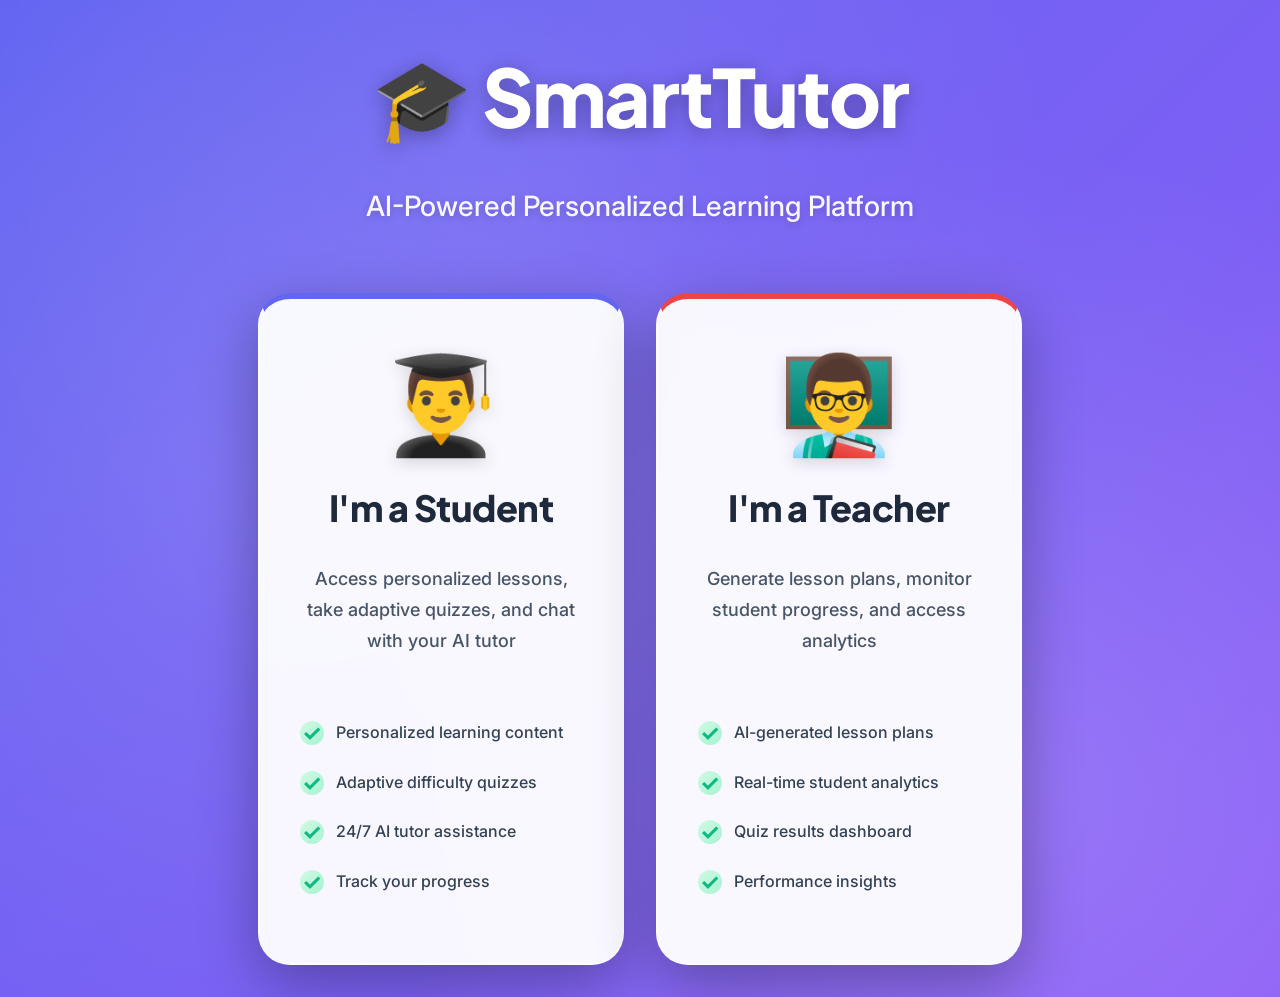
<file: ui-prototype/index.html>
<!DOCTYPE html>
<html lang="en">
<head>
    <meta charset="UTF-8">
    <meta name="viewport" content="width=device-width, initial-scale=1.0">
    <title>SmartTutor - Welcome</title>
    <link rel="stylesheet" href="css/styles.css">
    <style>
        .landing-container {
            min-height: 100vh;
            display: flex;
            flex-direction: column;
            justify-content: center;
            align-items: center;
            background: linear-gradient(135deg, #6366f1 0%, #8b5cf6 50%, #d946ef 100%);
            background-size: 200% 200%;
            animation: gradientShift 15s ease infinite;
            padding: 2rem;
            position: relative;
            overflow: hidden;
        }

        .landing-container::before {
            content: '';
            position: absolute;
            top: 0;
            left: 0;
            right: 0;
            bottom: 0;
            background-image:
                radial-gradient(circle at 20% 50%, rgba(255, 255, 255, 0.1) 0%, transparent 50%),
                radial-gradient(circle at 80% 80%, rgba(255, 255, 255, 0.15) 0%, transparent 50%),
                radial-gradient(circle at 40% 20%, rgba(255, 255, 255, 0.08) 0%, transparent 50%);
            animation: float 20s ease-in-out infinite;
        }

        @keyframes gradientShift {
            0%, 100% {
                background-position: 0% 50%;
            }
            50% {
                background-position: 100% 50%;
            }
        }

        @keyframes float {
            0%, 100% {
                transform: translateY(0) scale(1);
            }
            50% {
                transform: translateY(-20px) scale(1.05);
            }
        }

        .landing-content {
            text-align: center;
            color: white;
            max-width: 900px;
            position: relative;
            z-index: 1;
            animation: fadeInUp 0.8s ease-out;
        }

        @keyframes fadeInUp {
            from {
                opacity: 0;
                transform: translateY(30px);
            }
            to {
                opacity: 1;
                transform: translateY(0);
            }
        }

        .landing-title {
            font-size: 5rem;
            margin-bottom: 1.5rem;
            font-weight: 900;
            font-family: 'Plus Jakarta Sans', sans-serif;
            text-shadow: 0 4px 20px rgba(0,0,0,0.3);
            letter-spacing: -2px;
            animation: titlePulse 3s ease-in-out infinite;
        }

        @keyframes titlePulse {
            0%, 100% {
                transform: scale(1);
            }
            50% {
                transform: scale(1.02);
            }
        }

        .landing-subtitle {
            font-size: 1.75rem;
            margin-bottom: 4rem;
            opacity: 0.95;
            font-weight: 500;
            text-shadow: 0 2px 10px rgba(0,0,0,0.2);
        }

        .role-selection {
            display: grid;
            grid-template-columns: repeat(auto-fit, minmax(300px, 1fr));
            gap: 2rem;
            margin-top: 3rem;
            width: 100%;
        }

        .role-card {
            background: rgba(255, 255, 255, 0.95);
            backdrop-filter: blur(20px);
            -webkit-backdrop-filter: blur(20px);
            border-radius: 2rem;
            padding: 3.5rem 2.5rem;
            box-shadow: 0 20px 60px rgba(0,0,0,0.3);
            cursor: pointer;
            transition: all 0.4s cubic-bezier(0.4, 0, 0.2, 1);
            text-decoration: none;
            color: inherit;
            display: flex;
            flex-direction: column;
            align-items: center;
            gap: 1.75rem;
            position: relative;
            overflow: hidden;
            border: 2px solid rgba(255, 255, 255, 0.5);
        }

        .role-card::before {
            content: '';
            position: absolute;
            top: 0;
            left: 0;
            right: 0;
            bottom: 0;
            background: linear-gradient(135deg, rgba(99, 102, 241, 0.1), rgba(139, 92, 246, 0.1));
            opacity: 0;
            transition: opacity 0.4s ease;
        }

        .role-card:hover::before {
            opacity: 1;
        }

        .role-card:hover {
            transform: translateY(-15px) scale(1.03);
            box-shadow: 0 30px 80px rgba(0,0,0,0.4);
        }

        .role-icon {
            font-size: 6rem;
            line-height: 1;
            filter: drop-shadow(0 4px 8px rgba(0,0,0,0.15));
            transition: transform 0.4s ease;
        }

        .role-card:hover .role-icon {
            transform: scale(1.1) rotate(5deg);
        }

        .role-title {
            font-size: 2.25rem;
            font-weight: 800;
            font-family: 'Plus Jakarta Sans', sans-serif;
            color: #1e293b;
            margin: 0;
            letter-spacing: -0.5px;
        }

        .role-description {
            color: #475569;
            font-size: 1.125rem;
            text-align: center;
            line-height: 1.7;
            font-weight: 500;
        }

        .role-features {
            list-style: none;
            padding: 0;
            margin: 1.5rem 0 0 0;
            text-align: left;
            width: 100%;
        }

        .role-features li {
            padding: 0.75rem 0;
            color: #334155;
            display: flex;
            align-items: center;
            gap: 0.75rem;
            font-weight: 500;
            transition: transform 0.2s ease;
        }

        .role-card:hover .role-features li {
            transform: translateX(5px);
        }

        .role-features li:before {
            content: "✓";
            color: #10b981;
            font-weight: bold;
            font-size: 1.4rem;
            width: 24px;
            height: 24px;
            display: flex;
            align-items: center;
            justify-content: center;
            background: linear-gradient(135deg, #d1fae5, #a7f3d0);
            border-radius: 50%;
        }

        .role-card.student {
            border-top: 6px solid #6366f1;
        }

        .role-card.teacher {
            border-top: 6px solid #ef4444;
        }

        @media (max-width: 768px) {
            .landing-title {
                font-size: 3rem;
                letter-spacing: -1px;
            }

            .landing-subtitle {
                font-size: 1.25rem;
            }

            .role-selection {
                grid-template-columns: 1fr;
                gap: 1.5rem;
            }

            .role-card {
                padding: 2.5rem 2rem;
            }

            .role-icon {
                font-size: 4.5rem;
            }

            .role-title {
                font-size: 1.75rem;
            }
        }

        /* Add floating particles effect */
        @keyframes float-particles {
            0%, 100% {
                transform: translateY(0) translateX(0);
                opacity: 0.3;
            }
            50% {
                transform: translateY(-20px) translateX(10px);
                opacity: 0.6;
            }
        }

        .particles {
            position: absolute;
            width: 100%;
            height: 100%;
            top: 0;
            left: 0;
            z-index: 0;
            overflow: hidden;
        }

        .particle {
            position: absolute;
            background: rgba(255, 255, 255, 0.3);
            border-radius: 50%;
            animation: float-particles 6s ease-in-out infinite;
        }
    </style>
</head>
<body>
    <div class="landing-container">
        <div class="landing-content">
            <div class="landing-title">🎓 SmartTutor</div>
            <div class="landing-subtitle">
                AI-Powered Personalized Learning Platform
            </div>

            <div class="role-selection">
                <!-- Student Card -->
                <div class="role-card student" onclick="handleStudentClick()">
                    <div class="role-icon">👨‍🎓</div>
                    <h2 class="role-title">I'm a Student</h2>
                    <p class="role-description">
                        Access personalized lessons, take adaptive quizzes, and chat with your AI tutor
                    </p>
                    <ul class="role-features">
                        <li>Personalized learning content</li>
                        <li>Adaptive difficulty quizzes</li>
                        <li>24/7 AI tutor assistance</li>
                        <li>Track your progress</li>
                    </ul>
                </div>

                <!-- Teacher Card -->
                <a href="pages/teacher-dashboard.html" class="role-card teacher">
                    <div class="role-icon">👨‍🏫</div>
                    <h2 class="role-title">I'm a Teacher</h2>
                    <p class="role-description">
                        Generate lesson plans, monitor student progress, and access analytics
                    </p>
                    <ul class="role-features">
                        <li>AI-generated lesson plans</li>
                        <li>Real-time student analytics</li>
                        <li>Quiz results dashboard</li>
                        <li>Performance insights</li>
                    </ul>
                </a>
            </div>
        </div>
    </div>

    <script>
        function generateStudentId(name) {
            // Generate unique student ID based on name and timestamp
            const sanitizedName = name.toLowerCase().replace(/[^a-z0-9]/g, '');
            const timestamp = Date.now();
            const random = Math.floor(Math.random() * 1000);
            return `student_${sanitizedName}_${timestamp}_${random}`;
        }

        function findExistingStudent(name) {
            // Get all students from localStorage
            const allStudents = JSON.parse(localStorage.getItem('allStudents') || '{}');
            const normalizedName = name.trim().toLowerCase();

            // Check if student exists
            for (let studentId in allStudents) {
                if (allStudents[studentId].name.toLowerCase() === normalizedName) {
                    return {
                        studentId: studentId,
                        studentData: allStudents[studentId]
                    };
                }
            }
            return null;
        }

        function saveStudentToRegistry(studentId, studentName) {
            // Save to all students registry
            const allStudents = JSON.parse(localStorage.getItem('allStudents') || '{}');
            allStudents[studentId] = {
                name: studentName.trim(),
                createdAt: new Date().toISOString(),
                lastLogin: new Date().toISOString()
            };
            localStorage.setItem('allStudents', JSON.stringify(allStudents));
        }

        function loadStudentData(studentId) {
            // Load student's quiz history and progress
            const quizHistory = JSON.parse(localStorage.getItem('quizHistory') || '[]');
            const studentQuizzes = quizHistory.filter(quiz =>
                quiz.studentId === studentId || quiz.studentName === localStorage.getItem('studentName')
            );

            return studentQuizzes;
        }

        function handleStudentClick() {
            // Prompt for student name
            const studentName = prompt("Welcome to SmartTutor! 🎓\n\nPlease enter your name:");

            if (studentName && studentName.trim() !== "") {
                // Check if this student already exists
                const existingStudent = findExistingStudent(studentName);

                let studentId;
                let isReturning = false;

                if (existingStudent) {
                    // Returning student
                    studentId = existingStudent.studentId;
                    isReturning = true;

                    // Update last login
                    const allStudents = JSON.parse(localStorage.getItem('allStudents') || '{}');
                    allStudents[studentId].lastLogin = new Date().toISOString();
                    localStorage.setItem('allStudents', JSON.stringify(allStudents));

                    console.log('Welcome back!', { name: studentName.trim(), id: studentId });

                    // Show welcome back message
                    const quizzes = loadStudentData(studentId);
                    if (quizzes.length > 0) {
                        alert(`Welcome back, ${studentName}! 👋\n\nWe found your progress:\n✓ ${quizzes.length} quizzes completed\n\nLet's continue your learning journey!`);
                    }
                } else {
                    // New student
                    studentId = generateStudentId(studentName.trim());
                    saveStudentToRegistry(studentId, studentName);

                    console.log('New student registered:', { name: studentName.trim(), id: studentId });
                    alert(`Welcome to SmartTutor, ${studentName}! 🎓\n\nYour personalized learning journey begins now!`);
                }

                // Store the student data
                localStorage.setItem('studentName', studentName.trim());
                localStorage.setItem('studentId', studentId);
                localStorage.setItem('isReturningStudent', isReturning.toString());

                // Redirect to student dashboard
                window.location.href = 'student-dashboard.html';
            } else if (studentName === "") {
                alert("Please enter your name to continue.");
            }
            // If cancelled (null), do nothing
        }
    </script>
</body>
</html>
</file>
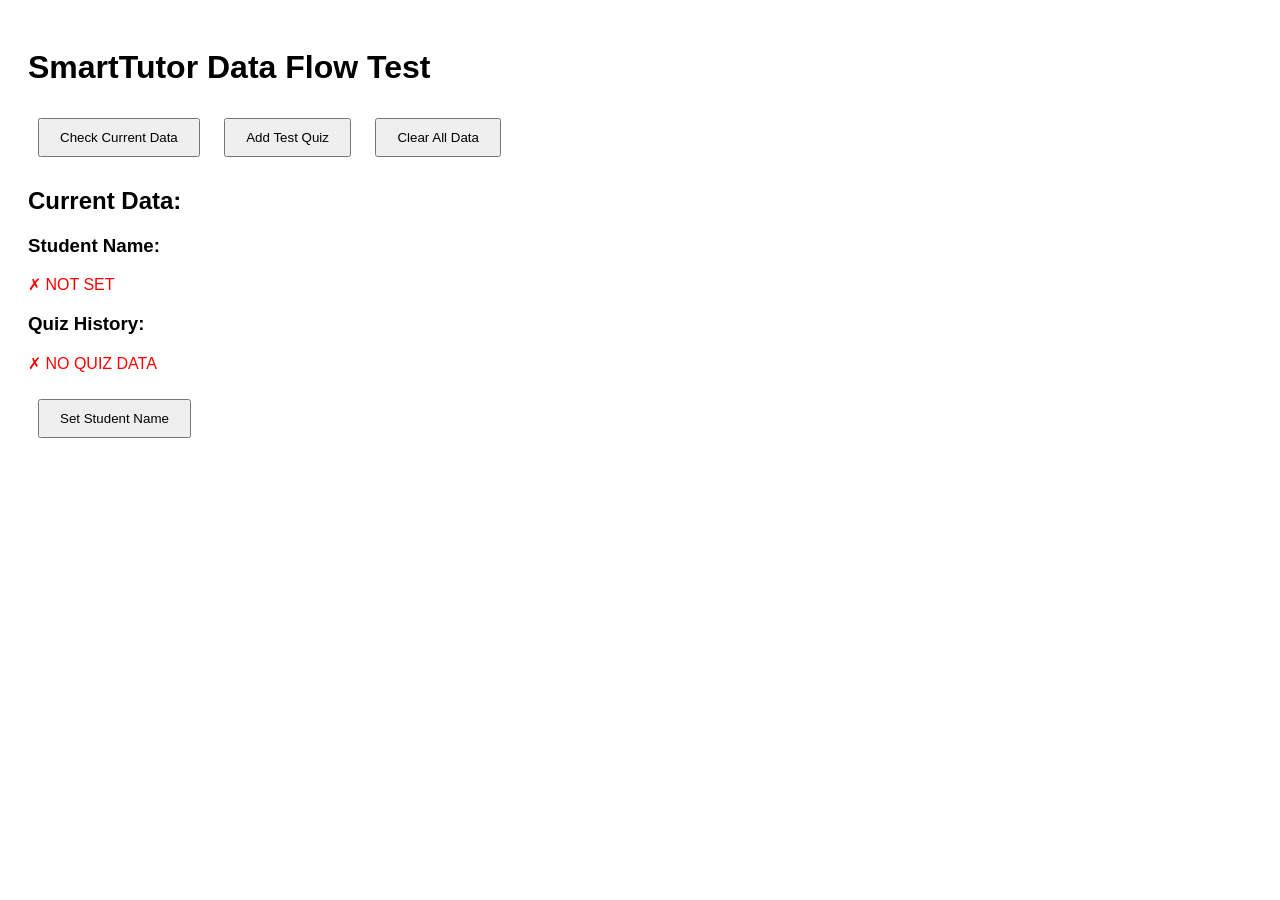
<file: ui-prototype/test-data.html>
<!DOCTYPE html>
<html>
<head>
    <title>Test Data Flow</title>
    <style>
        body { font-family: Arial, sans-serif; padding: 20px; }
        button { padding: 10px 20px; margin: 10px; cursor: pointer; }
        pre { background: #f5f5f5; padding: 10px; border-radius: 5px; }
        .success { color: green; }
        .error { color: red; }
    </style>
</head>
<body>
    <h1>SmartTutor Data Flow Test</h1>
    
    <div>
        <button onclick="checkData()">Check Current Data</button>
        <button onclick="addTestQuiz()">Add Test Quiz</button>
        <button onclick="clearAll()">Clear All Data</button>
    </div>
    
    <div id="output"></div>

    <script>
        function checkData() {
            const output = document.getElementById('output');
            const studentName = localStorage.getItem('studentName');
            const quizHistory = localStorage.getItem('quizHistory');
            
            let html = '<h2>Current Data:</h2>';
            
            // Student Name
            html += '<h3>Student Name:</h3>';
            if (studentName) {
                html += `<p class="success">✓ ${studentName}</p>`;
            } else {
                html += '<p class="error">✗ NOT SET</p>';
            }
            
            // Quiz History
            html += '<h3>Quiz History:</h3>';
            if (quizHistory) {
                const parsed = JSON.parse(quizHistory);
                html += `<p class="success">✓ ${parsed.length} quiz(es) found</p>`;
                html += '<pre>' + JSON.stringify(parsed, null, 2) + '</pre>';
            } else {
                html += '<p class="error">✗ NO QUIZ DATA</p>';
            }
            
            output.innerHTML = html;
        }
        
        function addTestQuiz() {
            // Add a test quiz
            const testQuiz = {
                subject: 'Test Subject',
                topic: 'Test Topic',
                score: 4,
                total: 5,
                percentage: 80,
                passed: true,
                date: new Date().toISOString(),
                timestamp: Date.now()
            };
            
            let quizHistory = JSON.parse(localStorage.getItem('quizHistory') || '[]');
            quizHistory.push(testQuiz);
            localStorage.setItem('quizHistory', JSON.stringify(quizHistory));
            
            alert('Test quiz added!');
            checkData();
        }
        
        function clearAll() {
            if (confirm('Clear all data?')) {
                localStorage.clear();
                alert('All data cleared!');
                checkData();
            }
        }
        
        // Auto check on load
        window.onload = checkData;
    </script>
</body>
</html>

<script>
function setStudentName() {
    const name = prompt('Enter student name:');
    if (name) {
        localStorage.setItem('studentName', name);
        alert('Student name set to: ' + name);
        checkData();
    }
}
</script>

<button onclick="setStudentName()">Set Student Name</button>
</file>
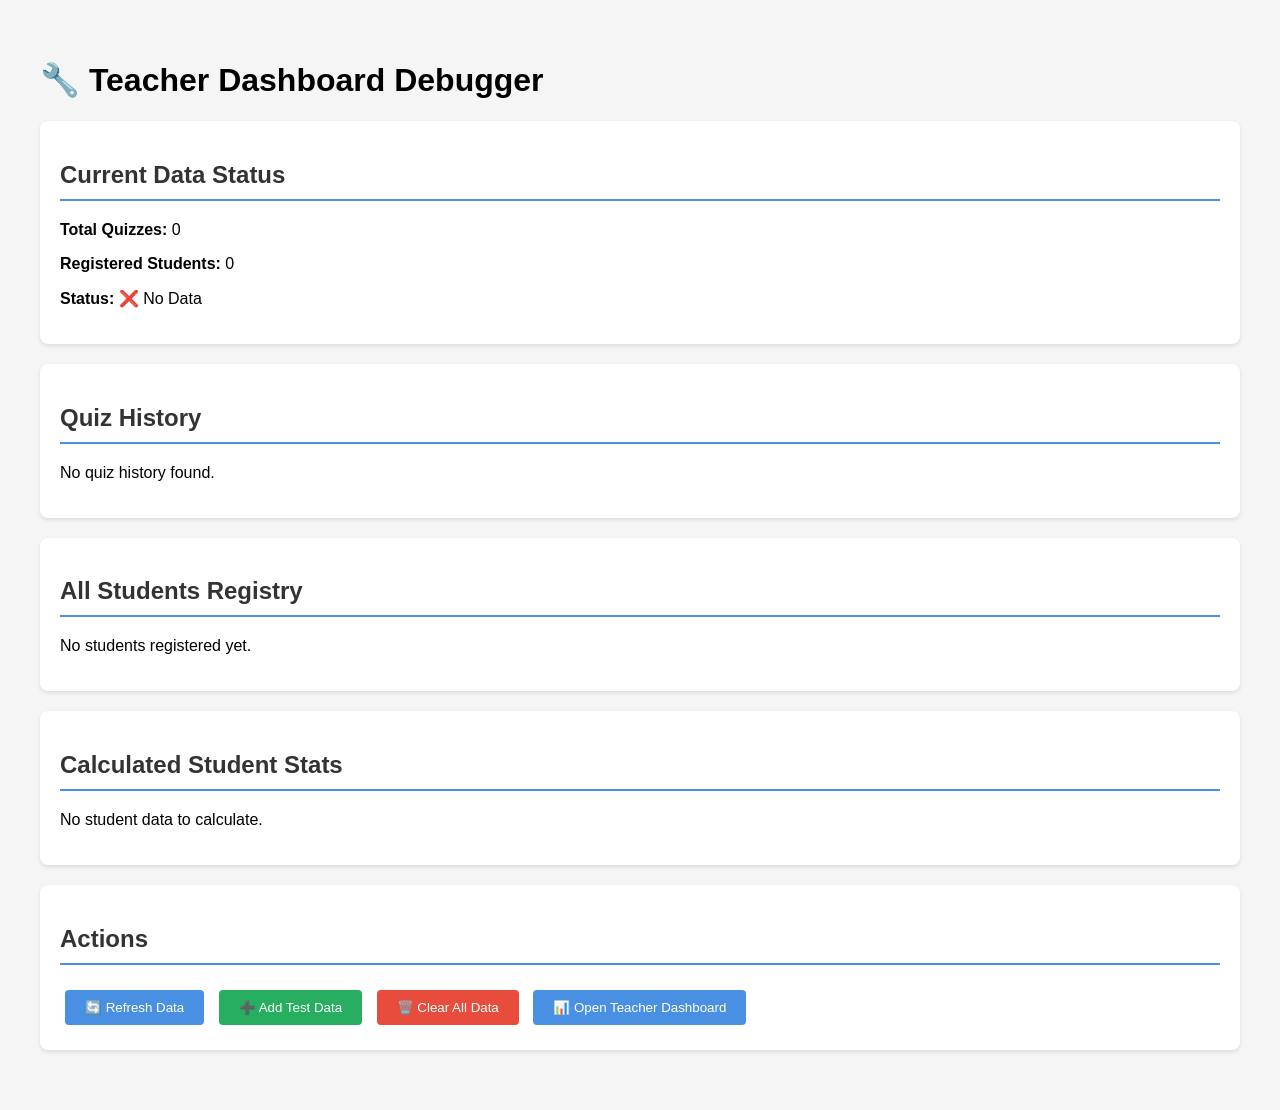
<file: ui-prototype/test-teacher-dashboard.html>
<!DOCTYPE html>
<html lang="en">
<head>
    <meta charset="UTF-8">
    <meta name="viewport" content="width=device-width, initial-scale=1.0">
    <title>Teacher Dashboard Debugger</title>
    <style>
        body {
            font-family: Arial, sans-serif;
            max-width: 1200px;
            margin: 20px auto;
            padding: 20px;
            background: #f5f5f5;
        }
        .section {
            background: white;
            padding: 20px;
            margin-bottom: 20px;
            border-radius: 8px;
            box-shadow: 0 2px 4px rgba(0,0,0,0.1);
        }
        h2 {
            color: #333;
            border-bottom: 2px solid #4a90e2;
            padding-bottom: 10px;
        }
        pre {
            background: #f8f8f8;
            padding: 15px;
            border-radius: 4px;
            overflow-x: auto;
        }
        button {
            background: #4a90e2;
            color: white;
            border: none;
            padding: 10px 20px;
            border-radius: 4px;
            cursor: pointer;
            margin: 5px;
        }
        button:hover {
            background: #357abd;
        }
        .danger {
            background: #e74c3c;
        }
        .danger:hover {
            background: #c0392b;
        }
        .success {
            background: #27ae60;
        }
        .success:hover {
            background: #229954;
        }
        table {
            width: 100%;
            border-collapse: collapse;
            margin-top: 10px;
        }
        th, td {
            padding: 10px;
            text-align: left;
            border-bottom: 1px solid #ddd;
        }
        th {
            background: #4a90e2;
            color: white;
        }
    </style>
</head>
<body>
    <h1>🔧 Teacher Dashboard Debugger</h1>

    <div class="section">
        <h2>Current Data Status</h2>
        <div id="dataStatus"></div>
    </div>

    <div class="section">
        <h2>Quiz History</h2>
        <div id="quizHistory"></div>
    </div>

    <div class="section">
        <h2>All Students Registry</h2>
        <div id="studentsRegistry"></div>
    </div>

    <div class="section">
        <h2>Calculated Student Stats</h2>
        <div id="studentStats"></div>
    </div>

    <div class="section">
        <h2>Actions</h2>
        <button onclick="refreshData()">🔄 Refresh Data</button>
        <button onclick="addTestData()" class="success">➕ Add Test Data</button>
        <button onclick="clearAllData()" class="danger">🗑️ Clear All Data</button>
        <button onclick="window.location.href='pages/teacher-dashboard.html'">📊 Open Teacher Dashboard</button>
    </div>

    <script>
        function refreshData() {
            displayDataStatus();
            displayQuizHistory();
            displayStudentsRegistry();
            displayStudentStats();
        }

        function displayDataStatus() {
            const quizHistory = JSON.parse(localStorage.getItem('quizHistory') || '[]');
            const allStudents = JSON.parse(localStorage.getItem('allStudents') || '{}');

            const statusHTML = `
                <p><strong>Total Quizzes:</strong> ${quizHistory.length}</p>
                <p><strong>Registered Students:</strong> ${Object.keys(allStudents).length}</p>
                <p><strong>Status:</strong> ${quizHistory.length > 0 ? '✅ Data Found' : '❌ No Data'}</p>
            `;

            document.getElementById('dataStatus').innerHTML = statusHTML;
        }

        function displayQuizHistory() {
            const quizHistory = JSON.parse(localStorage.getItem('quizHistory') || '[]');

            if (quizHistory.length === 0) {
                document.getElementById('quizHistory').innerHTML = '<p>No quiz history found.</p>';
                return;
            }

            let html = '<table><thead><tr><th>Student</th><th>Subject</th><th>Score</th><th>%</th><th>Date</th></tr></thead><tbody>';

            quizHistory.forEach(quiz => {
                const studentName = quiz.studentName || quiz.studentId || 'Unknown';
                const date = new Date(quiz.date).toLocaleString();
                html += `
                    <tr>
                        <td>${studentName}</td>
                        <td>${quiz.subject}</td>
                        <td>${quiz.score}/${quiz.total}</td>
                        <td>${quiz.percentage}%</td>
                        <td>${date}</td>
                    </tr>
                `;
            });

            html += '</tbody></table>';
            document.getElementById('quizHistory').innerHTML = html;
        }

        function displayStudentsRegistry() {
            const allStudents = JSON.parse(localStorage.getItem('allStudents') || '{}');

            if (Object.keys(allStudents).length === 0) {
                document.getElementById('studentsRegistry').innerHTML = '<p>No students registered yet.</p>';
                return;
            }

            let html = '<table><thead><tr><th>Student ID</th><th>Name</th><th>Created</th><th>Last Login</th></tr></thead><tbody>';

            for (let id in allStudents) {
                const student = allStudents[id];
                html += `
                    <tr>
                        <td><code>${id}</code></td>
                        <td>${student.name}</td>
                        <td>${new Date(student.createdAt).toLocaleString()}</td>
                        <td>${new Date(student.lastLogin).toLocaleString()}</td>
                    </tr>
                `;
            }

            html += '</tbody></table>';
            document.getElementById('studentsRegistry').innerHTML = html;
        }

        function displayStudentStats() {
            const quizHistory = JSON.parse(localStorage.getItem('quizHistory') || '[]');
            const studentQuizzes = {};

            // Group by student
            quizHistory.forEach(quiz => {
                const key = quiz.studentId || quiz.studentName || 'Unknown';
                if (!studentQuizzes[key]) {
                    studentQuizzes[key] = [];
                }
                studentQuizzes[key].push(quiz);
            });

            if (Object.keys(studentQuizzes).length === 0) {
                document.getElementById('studentStats').innerHTML = '<p>No student data to calculate.</p>';
                return;
            }

            let html = '<table><thead><tr><th>Student</th><th>Quizzes</th><th>Avg Score</th><th>Needs Attention?</th></tr></thead><tbody>';

            for (let key in studentQuizzes) {
                const quizzes = studentQuizzes[key];
                const totalScore = quizzes.reduce((sum, q) => sum + q.percentage, 0);
                const avgScore = Math.round(totalScore / quizzes.length);
                const needsAttention = avgScore < 70;
                const studentName = quizzes[0].studentName || key;

                const statusStyle = needsAttention ? 'color: red; font-weight: bold;' : 'color: green;';

                html += `
                    <tr>
                        <td>${studentName}</td>
                        <td>${quizzes.length}</td>
                        <td>${avgScore}%</td>
                        <td style="${statusStyle}">${needsAttention ? '⚠️ YES' : '✅ NO'}</td>
                    </tr>
                `;
            }

            html += '</tbody></table>';
            document.getElementById('studentStats').innerHTML = html;
        }

        function addTestData() {
            const timestamp = Date.now();

            // Create test students
            const allStudents = JSON.parse(localStorage.getItem('allStudents') || '{}');

            const student1Id = 'student_alice_' + timestamp;
            const student2Id = 'student_bob_' + timestamp;
            const student3Id = 'student_charlie_' + timestamp;

            allStudents[student1Id] = {
                name: 'Alice',
                createdAt: new Date().toISOString(),
                lastLogin: new Date().toISOString()
            };

            allStudents[student2Id] = {
                name: 'Bob',
                createdAt: new Date().toISOString(),
                lastLogin: new Date().toISOString()
            };

            allStudents[student3Id] = {
                name: 'Charlie',
                createdAt: new Date().toISOString(),
                lastLogin: new Date().toISOString()
            };

            localStorage.setItem('allStudents', JSON.stringify(allStudents));

            // Create test quiz results
            const quizHistory = JSON.parse(localStorage.getItem('quizHistory') || '[]');

            // Alice - Low scores (needs attention)
            quizHistory.push({
                studentId: student1Id,
                studentName: 'Alice',
                subject: 'Biology',
                topic: 'Photosynthesis',
                score: 2,
                total: 5,
                percentage: 40,
                passed: false,
                difficulty: 'easy',
                date: new Date().toISOString(),
                timestamp: timestamp
            });

            quizHistory.push({
                studentId: student1Id,
                studentName: 'Alice',
                subject: 'Math',
                topic: 'Fractions',
                score: 3,
                total: 5,
                percentage: 60,
                passed: false,
                difficulty: 'medium',
                date: new Date().toISOString(),
                timestamp: timestamp + 1000
            });

            // Bob - High scores (doesn't need attention)
            quizHistory.push({
                studentId: student2Id,
                studentName: 'Bob',
                subject: 'Science',
                topic: 'Water Cycle',
                score: 5,
                total: 5,
                percentage: 100,
                passed: true,
                difficulty: 'hard',
                date: new Date().toISOString(),
                timestamp: timestamp + 2000
            });

            // Charlie - Medium scores (needs attention)
            quizHistory.push({
                studentId: student3Id,
                studentName: 'Charlie',
                subject: 'History',
                topic: 'American Revolution',
                score: 3,
                total: 5,
                percentage: 60,
                passed: false,
                difficulty: 'medium',
                date: new Date().toISOString(),
                timestamp: timestamp + 3000
            });

            localStorage.setItem('quizHistory', JSON.stringify(quizHistory));

            alert('✅ Test data added! Refresh to see the results.');
            refreshData();
        }

        function clearAllData() {
            if (confirm('⚠️ Are you sure you want to clear ALL data? This cannot be undone!')) {
                localStorage.removeItem('quizHistory');
                localStorage.removeItem('allStudents');
                localStorage.removeItem('studentName');
                localStorage.removeItem('studentId');
                alert('🗑️ All data cleared!');
                refreshData();
            }
        }

        // Load data on page load
        window.addEventListener('DOMContentLoaded', refreshData);
    </script>
</body>
</html>
</file>
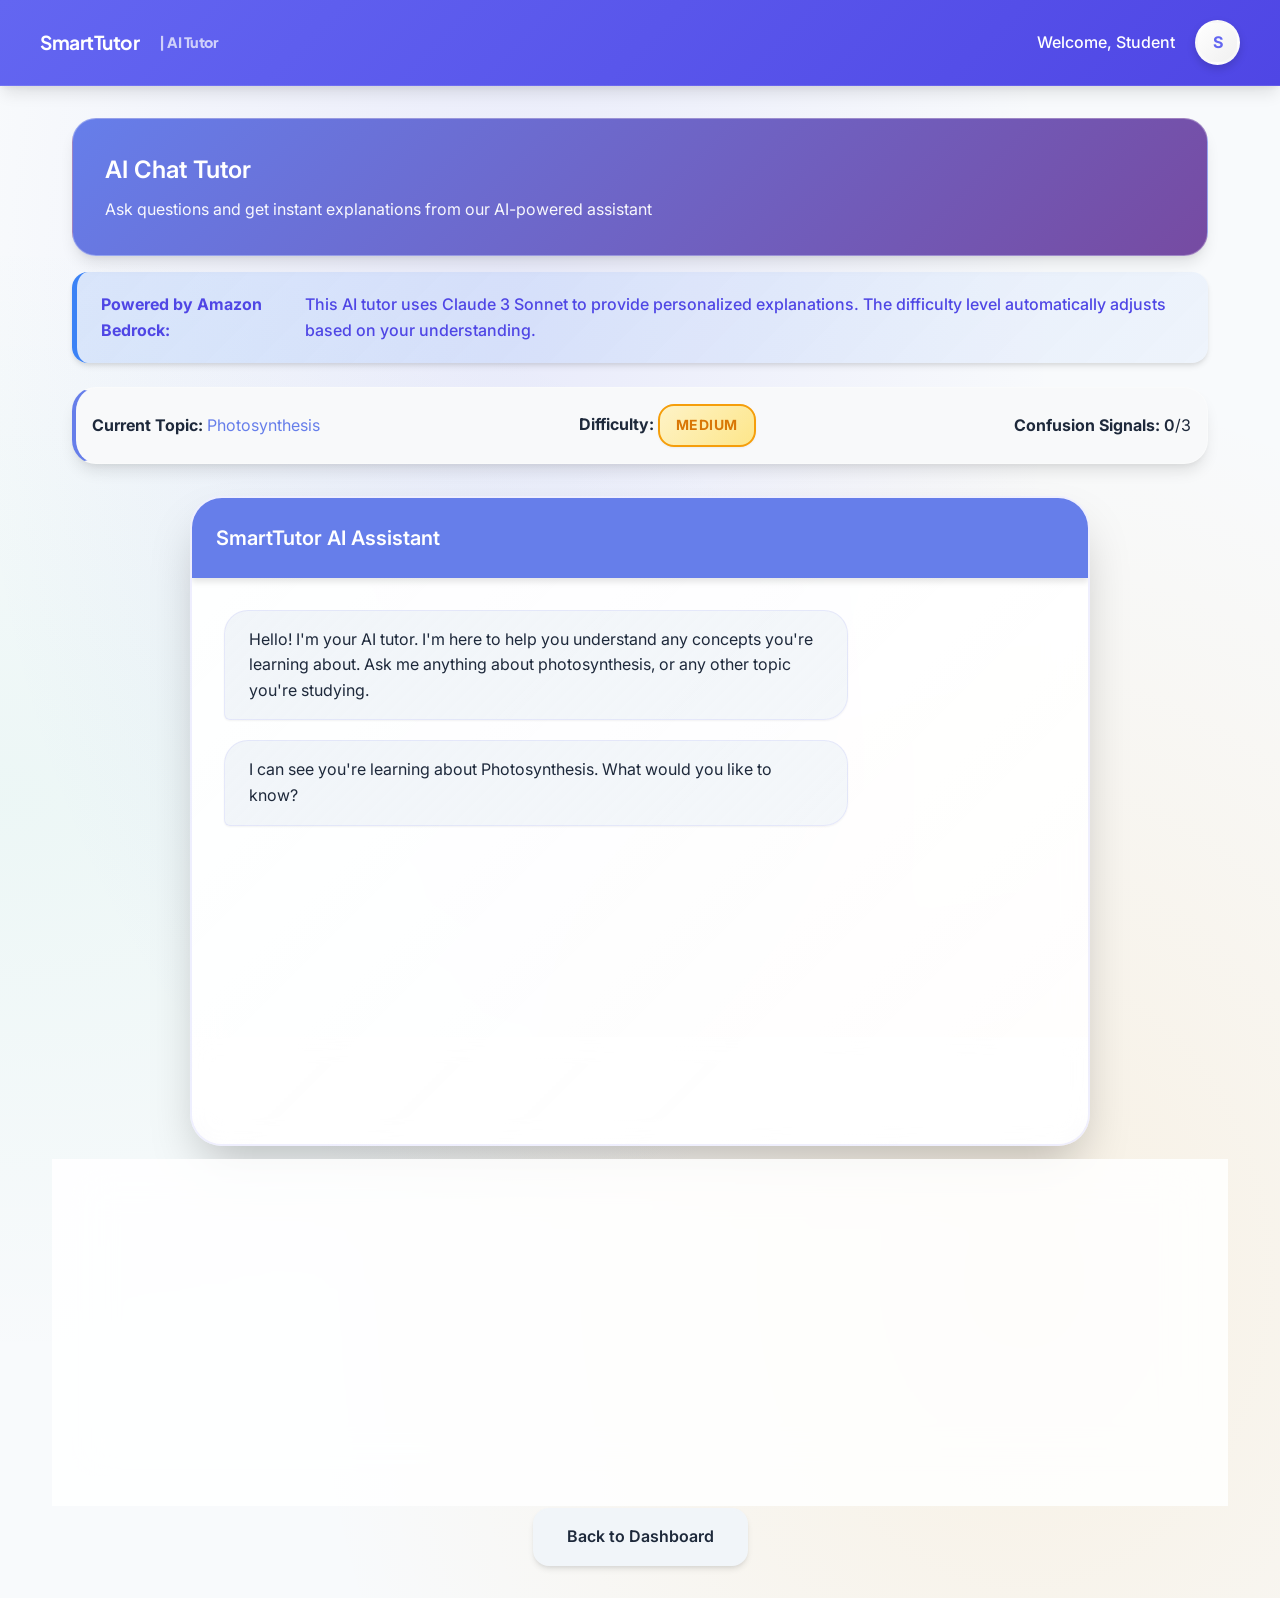
<file: ui-prototype/pages/chat-tutor.html>
<!DOCTYPE html>
<html lang="en">
<head>
    <meta charset="UTF-8">
    <meta name="viewport" content="width=device-width, initial-scale=1.0">
    <title>SmartTutor - AI Chat Tutor</title>
    <link rel="stylesheet" href="../css/styles.css">
</head>
<body>
    <!-- Navigation Bar -->
    <nav class="navbar">
        <div class="navbar-brand">
            <span style="font-weight: 700; font-size: 1.2rem;">SmartTutor</span>
            <span style="margin-left: 0.5rem; opacity: 0.7; font-size: 0.9rem;">| AI Tutor</span>
        </div>
        <div class="navbar-user">
            <span id="welcomeMessage">Welcome, Student</span>
            <div class="user-avatar" id="userAvatar">S</div>
        </div>
    </nav>

    <!-- Main Container -->
    <div class="container">
        <!-- Page Header -->
        <div class="card" style="background: linear-gradient(135deg, #667eea 0%, #764ba2 100%); color: white; margin-bottom: 1rem;">
            <h2 style="margin-bottom: 0.5rem; font-weight: 600;">AI Chat Tutor</h2>
            <p style="margin: 0; opacity: 0.95;">Ask questions and get instant explanations from our AI-powered assistant</p>
        </div>

        <!-- Info Alert -->
        <div class="alert alert-info">
            <strong>Powered by Amazon Bedrock:</strong> This AI tutor uses Claude 3 Sonnet to provide personalized explanations.
            The difficulty level automatically adjusts based on your understanding.
        </div>

        <!-- Current Status -->
        <div class="card" style="background: #f8f9fa; padding: 1rem; border-left: 4px solid #667eea;">
            <div style="display: flex; justify-content: space-between; align-items: center; flex-wrap: wrap; gap: 1rem;">
                <div>
                    <strong>Current Topic:</strong> <span style="color: #667eea;">Photosynthesis</span>
                </div>
                <div>
                    <strong>Difficulty:</strong> <span class="difficulty-badge difficulty-medium" id="currentDifficulty">Medium</span>
                </div>
                <div>
                    <strong>Confusion Signals:</strong> <span id="confusionCount" style="font-weight: 600;">0</span>/3
                </div>
            </div>
        </div>

        <!-- Chat Container -->
        <div class="chat-container">
            <div class="chat-header" style="background: #667eea; font-weight: 600;">
                SmartTutor AI Assistant
            </div>

            <div class="chat-messages" id="chatMessages">
                <!-- Initial tutor message -->
                <div class="message message-tutor">
                    Hello! I'm your AI tutor. I'm here to help you understand any concepts you're learning about.
                    Ask me anything about photosynthesis, or any other topic you're studying.
                </div>
            </div>

            <div class="chat-input-container">
                <input type="text" id="chatInput" class="chat-input" placeholder="Type your question here..." onkeypress="handleKeyPress(event)">
                <button onclick="sendMessage()" class="btn btn-primary" style="padding: 0.75rem 1.5rem;">Send</button>
            </div>
        </div>

        <!-- Quick Questions -->
        <div class="card" style="margin-top: 1.5rem;">
            <div class="card-header" style="background: #f8f9fa; font-weight: 600; border-bottom: 2px solid #e9ecef;">Suggested Questions</div>
            <div class="card-body">
                <div class="grid grid-2">
                    <button onclick="askQuickQuestion('What is photosynthesis?')" class="btn btn-secondary">
                        What is photosynthesis?
                    </button>
                    <button onclick="askQuickQuestion('How do plants make oxygen?')" class="btn btn-secondary">
                        How do plants make oxygen?
                    </button>
                    <button onclick="askQuickQuestion('Why are leaves green?')" class="btn btn-secondary">
                        Why are leaves green?
                    </button>
                    <button onclick="askQuickQuestion('What is chlorophyll?')" class="btn btn-secondary">
                        What is chlorophyll?
                    </button>
                </div>
            </div>
        </div>

        <!-- Back Button -->
        <div style="text-align: center; margin-top: 2rem;">
            <a href="../student-dashboard.html" class="btn btn-secondary">Back to Dashboard</a>
        </div>
    </div>

    <script>
        // Update student name from localStorage
        document.addEventListener('DOMContentLoaded', function() {
            const studentName = localStorage.getItem('studentName') || 'Student';
            document.getElementById('welcomeMessage').textContent = 'Welcome, ' + studentName;

            const avatar = document.getElementById('userAvatar');
            avatar.textContent = studentName.charAt(0).toUpperCase();
        });

        let confusionCount = 0;
        let currentDifficulty = 'medium';
        let messageCount = 0;

        // Confusion keywords
        const confusionKeywords = [
            "don't understand",
            "confused",
            "what does that mean",
            "i don't get it",
            "can you explain",
            "still don't understand",
            "not sure",
            "unclear",
            "complicated",
            "difficult",
            "help",
            "simpler",
            "easier"
        ];

        // Mock AI responses based on difficulty and question
        const mockResponses = {
            easy: {
                default: "Let me explain that in a very simple way. ",
                photosynthesis: "Photosynthesis is how plants make their food! Think of it like cooking - plants use sunlight like a stove, water and air like ingredients, and they create sugar (food) and oxygen. The green color in leaves (chlorophyll) is like the pot that catches the sunlight!",
                oxygen: "Great question! When plants make their food during photosynthesis, they use some parts of water but don't need all the oxygen. So they release that extra oxygen into the air - that's the oxygen we breathe! It's like when you're cooking and have leftover ingredients.",
                green: "Leaves are green because they have a special substance called chlorophyll. Chlorophyll acts like sunglasses that only let green light through - so that's the color we see! All the other colors get absorbed and used for making food.",
                chlorophyll: "Chlorophyll is the green stuff in leaves. Think of it like a solar panel - it catches sunlight and turns it into energy that plants can use. That's why it's so important for photosynthesis!"
            },
            medium: {
                default: "That's a good question. Let me explain: ",
                photosynthesis: "Photosynthesis is the biochemical process by which plants convert light energy into chemical energy. During this process, chlorophyll in the chloroplasts absorbs light energy, which is used to convert carbon dioxide and water into glucose and oxygen. The chemical equation is: 6CO₂ + 6H₂O + light energy → C₆H₁₂O₆ + 6O₂.",
                oxygen: "During the light-dependent reactions of photosynthesis, water molecules (H₂O) are split in a process called photolysis. This releases electrons, hydrogen ions, and oxygen. The plant uses the electrons and hydrogen for glucose production, but the oxygen is a byproduct that's released through the stomata on the leaf surface.",
                green: "Plants appear green because chlorophyll reflects green wavelengths of light while absorbing red and blue wavelengths. The absorbed light energy is used for photosynthesis, while the reflected green light is what reaches our eyes.",
                chlorophyll: "Chlorophyll is a photosynthetic pigment found in chloroplasts. It has a porphyrin ring structure with a central magnesium atom. Chlorophyll a and b are the main types, each absorbing light at slightly different wavelengths (chlorophyll a: 430nm and 662nm; chlorophyll b: 453nm and 642nm)."
            },
            hard: {
                default: "That's an excellent advanced question. ",
                photosynthesis: "Photosynthesis involves two distinct stages: light-dependent reactions occurring in the thylakoid membranes, and light-independent reactions (Calvin cycle) in the stroma. The light-dependent reactions involve photosystems I and II, which create a proton gradient that drives ATP synthesis via chemiosmosis. The Calvin cycle fixes CO₂ through the enzyme RuBisCO, producing G3P which is converted to glucose through gluconeogenesis.",
                oxygen: "Oxygen evolution occurs during Photosystem II when the oxygen-evolving complex catalyzes the oxidation of two water molecules. This releases four electrons (which replenish P680+), four protons (contributing to the proton gradient), and molecular oxygen. This process is manganese-dependent and occurs on the lumenal side of the thylakoid membrane.",
                green: "The green coloration is due to chlorophyll's conjugated pi-electron system in its porphyrin ring structure. This allows for specific absorption spectra with peaks in the blue (~430-450nm) and red (~640-680nm) regions, while reflecting green wavelengths (~500-570nm). This selective absorption maximizes photon capture efficiency for photosynthetic electron transport.",
                chlorophyll: "Chlorophyll molecules consist of a tetrapyrrole ring with a central Mg²⁺ ion and a hydrophobic phytol tail. In the photosystem complexes, chlorophyll exists as both core pigments (P680, P700) and antenna complexes. Energy transfer occurs through Förster resonance energy transfer (FRET) until it reaches the reaction center where charge separation occurs."
            }
        };

        function detectConfusion(text) {
            const lowerText = text.toLowerCase();
            return confusionKeywords.some(keyword => lowerText.includes(keyword));
        }

        function handleKeyPress(event) {
            if (event.key === 'Enter') {
                sendMessage();
            }
        }

        function sendMessage() {
            const input = document.getElementById('chatInput');
            const message = input.value.trim();

            if (!message) return;

            // Add student message
            addMessage(message, 'student');

            // Clear input
            input.value = '';

            // Check for confusion
            const isConfused = detectConfusion(message);
            if (isConfused) {
                confusionCount++;
                updateConfusionStatus();

                // Adjust difficulty if needed
                if (confusionCount >= 2 && currentDifficulty !== 'easy') {
                    currentDifficulty = 'easy';
                    updateDifficultyDisplay();

                    // Show adjustment message
                    setTimeout(() => {
                        addMessage("I notice you're finding this challenging. Let me simplify my explanations for you.", 'tutor', true);
                    }, 1000);
                }
            }

            // Generate response
            setTimeout(() => {
                const response = generateResponse(message);
                addMessage(response, 'tutor');
            }, 1500);
        }

        function generateResponse(question) {
            const lowerQuestion = question.toLowerCase();

            // Select response based on topic and difficulty
            let response = mockResponses[currentDifficulty].default;

            if (lowerQuestion.includes('photosynthesis') && lowerQuestion.includes('what')) {
                response = mockResponses[currentDifficulty].photosynthesis;
            } else if (lowerQuestion.includes('oxygen')) {
                response = mockResponses[currentDifficulty].oxygen;
            } else if (lowerQuestion.includes('green') || lowerQuestion.includes('color')) {
                response = mockResponses[currentDifficulty].green;
            } else if (lowerQuestion.includes('chlorophyll')) {
                response = mockResponses[currentDifficulty].chlorophyll;
            } else {
                // Generic helpful response
                response = `That's a great question! Based on what we know about photosynthesis, ${mockResponses[currentDifficulty].default.toLowerCase()}plants use this process to convert light energy into chemical energy stored in glucose. Is there a specific aspect you'd like me to explain more?`;
            }

            return response;
        }

        function addMessage(text, sender, isSystem = false) {
            const messagesDiv = document.getElementById('chatMessages');
            const messageDiv = document.createElement('div');

            messageDiv.className = `message message-${sender}`;

            if (isSystem) {
                messageDiv.style.background = '#f39c12';
                messageDiv.style.color = 'white';
            }

            messageDiv.textContent = text;

            messagesDiv.appendChild(messageDiv);

            // Scroll to bottom
            messagesDiv.scrollTop = messagesDiv.scrollHeight;

            messageCount++;
        }

        function askQuickQuestion(question) {
            document.getElementById('chatInput').value = question;
            sendMessage();
        }

        function updateConfusionStatus() {
            document.getElementById('confusionCount').textContent = confusionCount;

            if (confusionCount >= 2) {
                document.getElementById('confusionCount').style.color = 'var(--danger-color)';
            }
        }

        function updateDifficultyDisplay() {
            const badge = document.getElementById('currentDifficulty');
            badge.textContent = currentDifficulty.charAt(0).toUpperCase() + currentDifficulty.slice(1);
            badge.className = `difficulty-badge difficulty-${currentDifficulty}`;
        }

        // Add welcome effect
        setTimeout(() => {
            addMessage("I can see you're learning about Photosynthesis. What would you like to know?", 'tutor');
        }, 1000);
    </script>
</body>
</html>
</file>
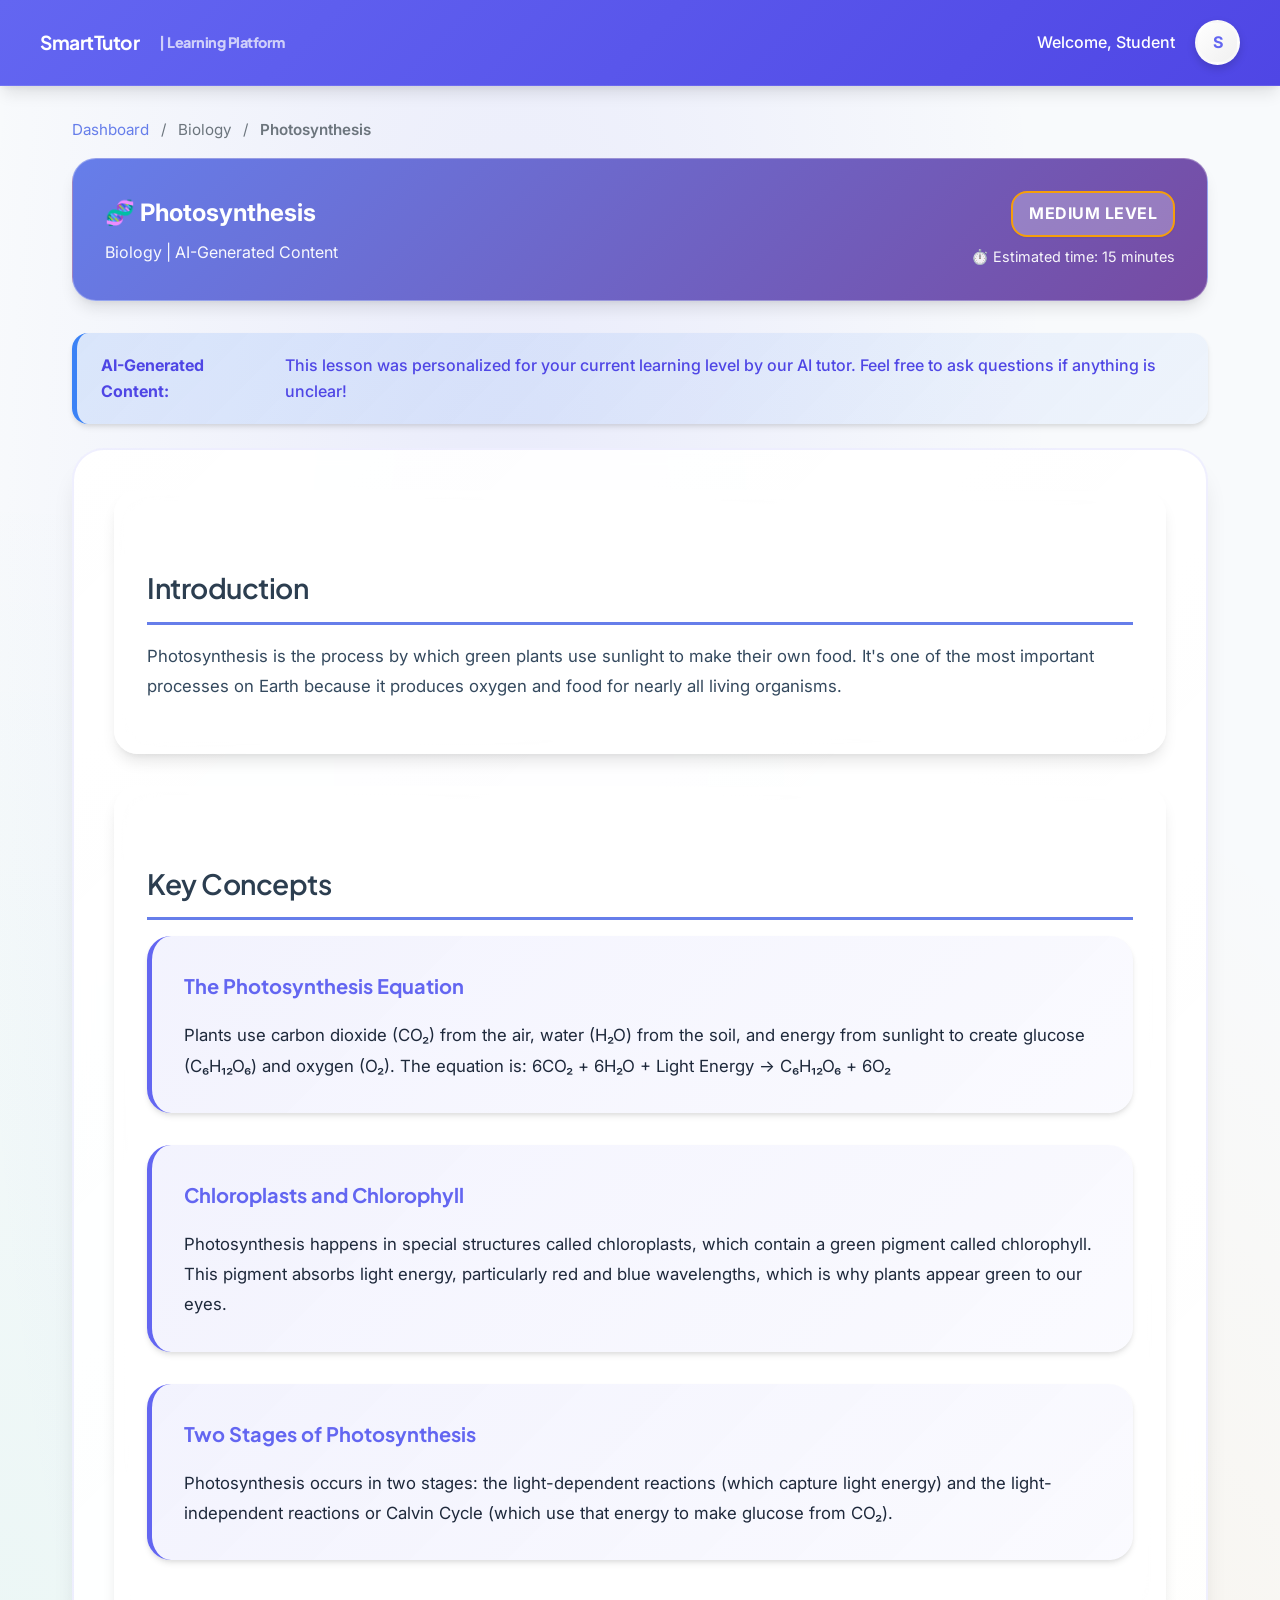
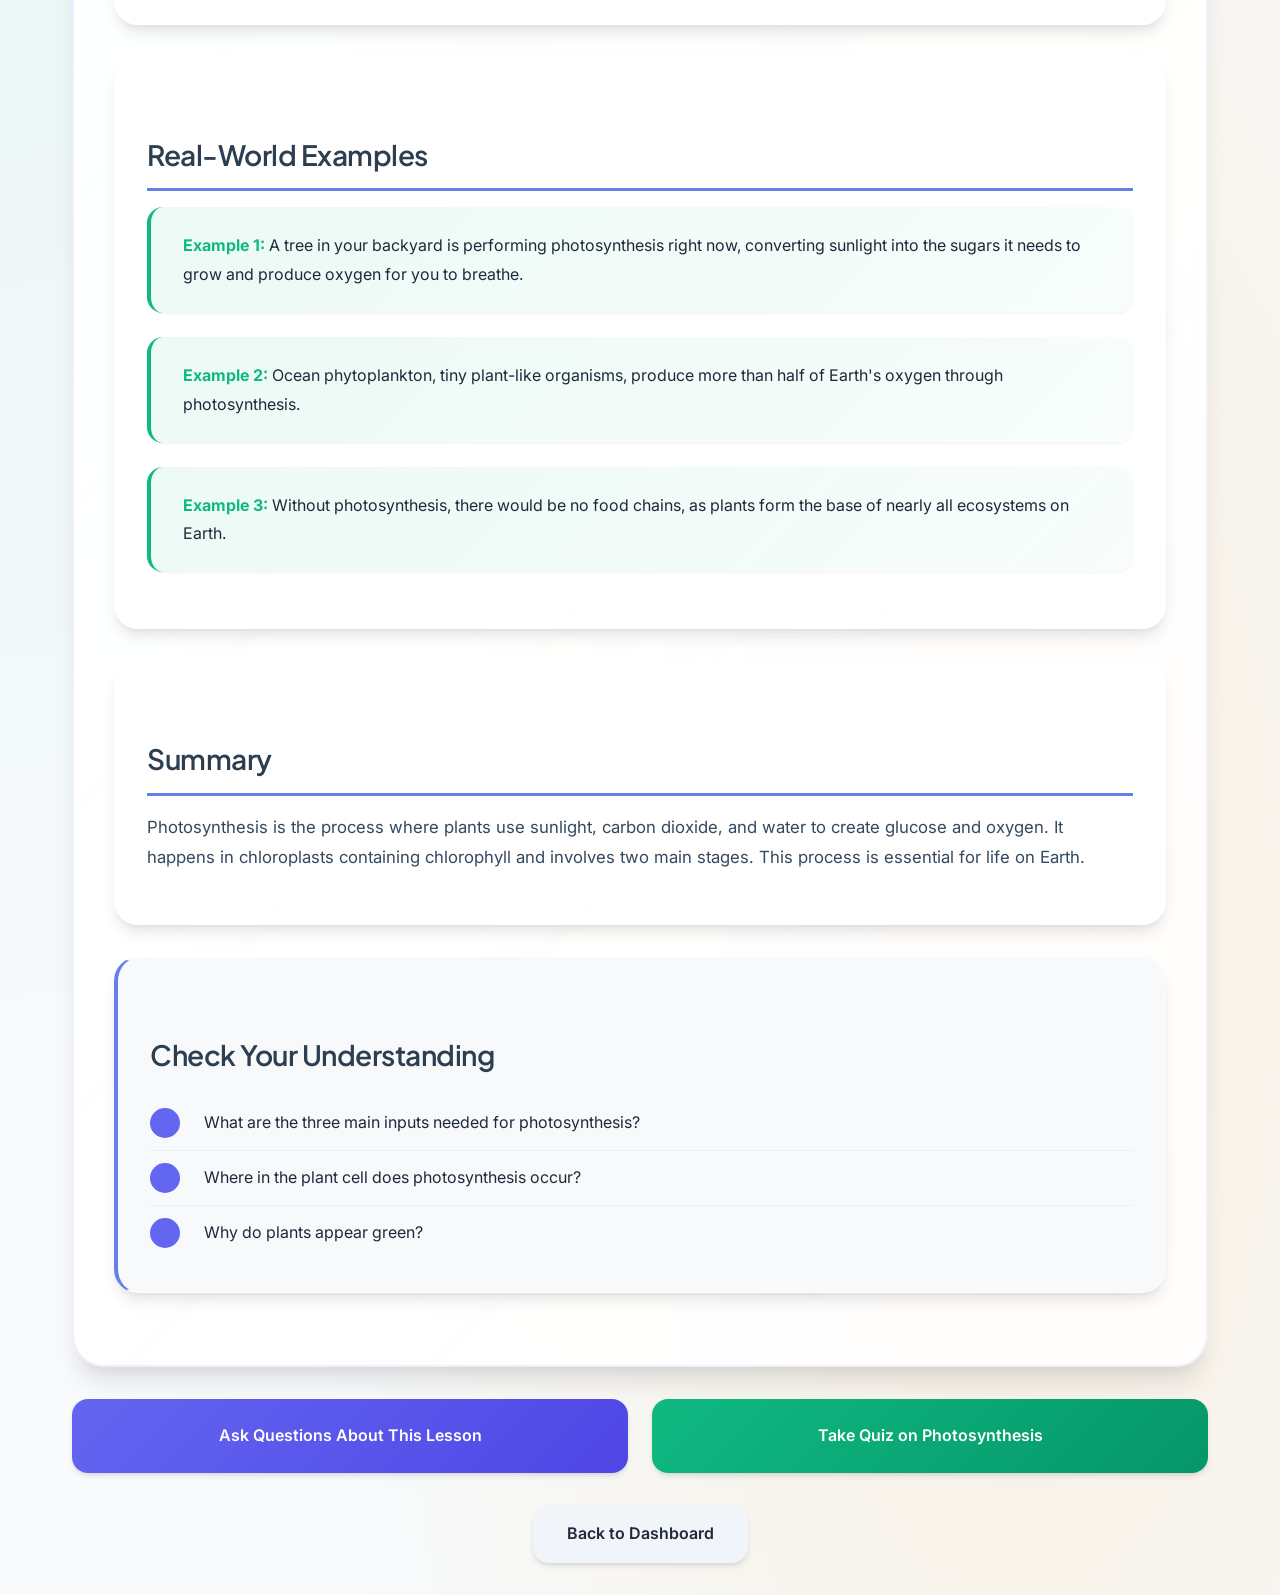
<file: ui-prototype/pages/lesson.html>
<!DOCTYPE html>
<html lang="en">
<head>
    <meta charset="UTF-8">
    <meta name="viewport" content="width=device-width, initial-scale=1.0">
    <title>SmartTutor - Lesson: Photosynthesis</title>
    <link rel="stylesheet" href="../css/styles.css">
</head>
<body>
    <!-- Navigation Bar -->
    <nav class="navbar">
        <div class="navbar-brand">
            <span style="font-weight: 700; font-size: 1.2rem;">SmartTutor</span>
            <span style="margin-left: 0.5rem; opacity: 0.7; font-size: 0.9rem;">| Learning Platform</span>
        </div>
        <div class="navbar-user">
            <span id="welcomeMessage">Welcome, Student</span>
            <div class="user-avatar" id="userAvatar">S</div>
        </div>
    </nav>

    <!-- Main Container -->
    <div class="container">
        <!-- Breadcrumb -->
        <div style="margin-bottom: 1rem; color: #6c757d; font-size: 0.95rem;">
            <a href="../student-dashboard.html" style="color: #667eea; text-decoration: none;">Dashboard</a>
            <span style="margin: 0 0.5rem;">/</span>
            <span class="breadcrumb-subject">Biology</span>
            <span style="margin: 0 0.5rem;">/</span>
            <span class="breadcrumb-topic" style="font-weight: 600;">Photosynthesis</span>
        </div>

        <!-- Lesson Info Bar -->
        <div class="card" style="background: linear-gradient(135deg, #667eea 0%, #764ba2 100%); color: white;">
            <div style="display: flex; justify-content: space-between; align-items: center; flex-wrap: wrap; gap: 1rem;">
                <div>
                    <h2 class="lesson-title" style="margin-bottom: 0.5rem; font-weight: 700;">Photosynthesis</h2>
                    <p style="margin: 0; opacity: 0.95;"><span class="lesson-subject">Biology</span> | AI-Generated Content</p>
                </div>
                <div style="text-align: right;">
                    <span class="difficulty-badge difficulty-medium lesson-difficulty" style="background: rgba(255,255,255,0.25); color: white; font-size: 1rem; padding: 0.5rem 1rem;">
                        Medium Level
                    </span>
                    <p class="lesson-time" style="margin-top: 0.5rem; font-size: 0.9rem; opacity: 0.95;">
                        Estimated time: 15 minutes
                    </p>
                </div>
            </div>
        </div>

        <!-- AI Generated Notice -->
        <div class="alert alert-info">
            <strong>AI-Generated Content:</strong> This lesson was personalized for your current learning level by our AI tutor.
            Feel free to ask questions if anything is unclear!
        </div>

        <!-- Lesson Content -->
        <div class="lesson-content">
            <!-- Introduction Section -->
            <div class="card">
                <h2 style="color: #2c3e50; font-weight: 600; border-bottom: 3px solid #667eea; padding-bottom: 0.5rem; margin-bottom: 1rem;">Introduction</h2>
                <p class="intro-content" style="line-height: 1.8; color: #34495e;">
                    Loading lesson content...
                </p>
            </div>

            <!-- Key Concepts Section -->
            <div class="card">
                <h2 style="color: #2c3e50; font-weight: 600; border-bottom: 3px solid #667eea; padding-bottom: 0.5rem; margin-bottom: 1rem;">Key Concepts</h2>
                <div class="concepts-container">
                    <p>Loading concepts...</p>
                </div>
            </div>

            <!-- Examples Section -->
            <div class="card">
                <h2 style="color: #2c3e50; font-weight: 600; border-bottom: 3px solid #667eea; padding-bottom: 0.5rem; margin-bottom: 1rem;">Real-World Examples</h2>
                <div class="examples-container">
                    <p>Loading examples...</p>
                </div>
            </div>

            <!-- Summary Section -->
            <div class="card">
                <h2 style="color: #2c3e50; font-weight: 600; border-bottom: 3px solid #667eea; padding-bottom: 0.5rem; margin-bottom: 1rem;">Summary</h2>
                <p class="summary-content" style="line-height: 1.8; color: #34495e;">
                    Loading summary...
                </p>
            </div>

            <!-- Check Your Understanding Section -->
            <div class="card" style="background: #f8f9fa; border-left: 4px solid #667eea;">
                <h2 style="color: #2c3e50; font-weight: 600; margin-bottom: 1rem;">Check Your Understanding</h2>
                <div class="questions-container">
                    <p>Loading questions...</p>
                </div>
            </div>
        </div>

        <!-- Action Buttons -->
        <div class="grid grid-2" style="margin-top: 2rem;">
            <a href="#" id="chatButton" class="btn btn-primary" style="padding: 1.5rem; text-align: center; font-weight: 600;">
                Ask Questions About This Lesson
            </a>
            <a href="#" id="quizButton" class="btn btn-success" style="padding: 1.5rem; text-align: center; font-weight: 600;">
                Take Quiz
            </a>
        </div>

        <!-- Navigation -->
        <div style="margin-top: 2rem; text-align: center;">
            <a href="../student-dashboard.html" class="btn btn-secondary">Back to Dashboard</a>
        </div>
    </div>

    <!-- Load dynamic lesson content -->
    <script src="../js/lesson-content.js"></script>

    <script>
        // Update student name from localStorage
        document.addEventListener('DOMContentLoaded', function() {
            const studentName = localStorage.getItem('studentName') || 'Student';
            document.getElementById('welcomeMessage').textContent = 'Welcome, ' + studentName;

            const avatar = document.getElementById('userAvatar');
            avatar.textContent = studentName.charAt(0).toUpperCase();
        });

        // Track lesson view and update action buttons
        const urlParams = new URLSearchParams(window.location.search);
        const topic = urlParams.get('topic') || 'Photosynthesis';
        const subject = urlParams.get('subject') || 'Biology';
        console.log('Lesson viewed:', topic);

        // Update action button links with current topic
        const chatButton = document.getElementById('chatButton');
        const quizButton = document.getElementById('quizButton');

        if (chatButton) {
            chatButton.href = `chat-tutor.html?topic=${encodeURIComponent(topic)}&subject=${encodeURIComponent(subject)}`;
        }

        if (quizButton) {
            quizButton.href = `quiz.html?topic=${encodeURIComponent(topic)}&subject=${encodeURIComponent(subject)}`;
            quizButton.textContent = `Take Quiz on ${topic}`;
        }

        // Simulate tracking analytics
        const lessonData = {
            topic: topic,
            subject: subject,
            startTime: new Date(),
            studentId: 'student_001'
        };
    </script>
</body>
</html>
</file>
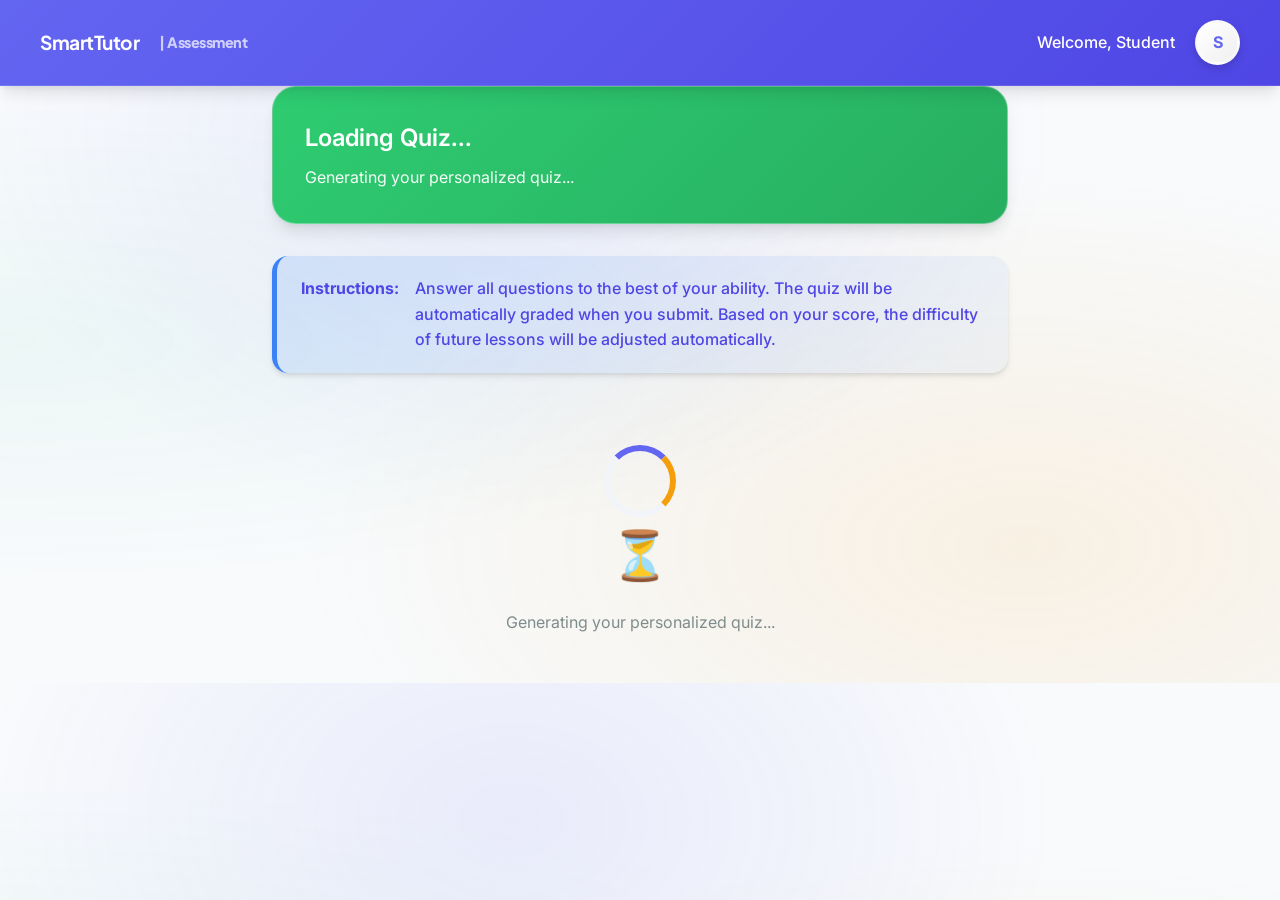
<file: ui-prototype/pages/quiz.html>
<!DOCTYPE html>
<html lang="en">
<head>
    <meta charset="UTF-8">
    <meta name="viewport" content="width=device-width, initial-scale=1.0">
    <title>SmartTutor - Quiz</title>
    <link rel="stylesheet" href="../css/styles.css">
</head>
<body>
    <!-- Navigation Bar -->
    <nav class="navbar">
        <div class="navbar-brand">
            <span style="font-weight: 700; font-size: 1.2rem;">SmartTutor</span>
            <span style="margin-left: 0.5rem; opacity: 0.7; font-size: 0.9rem;">| Assessment</span>
        </div>
        <div class="navbar-user">
            <span id="welcomeMessage">Welcome, Student</span>
            <div class="user-avatar" id="userAvatar">S</div>
        </div>
    </nav>

    <!-- Main Container -->
    <div class="container quiz-container">
        <!-- Quiz Header (will be updated by JavaScript) -->
        <div class="card" style="background: linear-gradient(135deg, #2ecc71 0%, #27ae60 100%); color: white;">
            <h2 style="margin-bottom: 0.5rem; font-weight: 600;">Loading Quiz...</h2>
            <p style="margin: 0; opacity: 0.95;">Generating your personalized quiz...</p>
        </div>

        <!-- Quiz Instructions -->
        <div class="alert alert-info">
            <strong>Instructions:</strong> Answer all questions to the best of your ability. The quiz will be automatically
            graded when you submit. Based on your score, the difficulty of future lessons will be adjusted automatically.
        </div>

        <!-- Quiz Questions (will be populated by JavaScript) -->
        <div id="quizForm">
            <div class="loading-spinner" style="text-align: center; padding: 3rem;">
                <div style="font-size: 2.5rem; color: #95a5a6; margin-bottom: 1rem;">Loading...</div>
                <p style="color: #7f8c8d;">Preparing quiz questions...</p>
            </div>
        </div>

        <!-- Results Section (Hidden Initially) -->
        <div id="resultsSection" style="display: none;">
            <div class="score-display">
                <div class="score-circle" id="scoreCircle">
                    4/5
                </div>
                <div class="score-feedback" id="scoreFeedback">
                    Great work! You scored 80%
                </div>
                <div id="gradeDisplay" style="font-size: 1.5rem; margin-bottom: 1rem;">
                    Grade: <strong style="color: var(--success-color);">B</strong>
                </div>

                <!-- Difficulty Adjustment Notice -->
                <div id="difficultyNotice" class="alert alert-info" style="text-align: left;">
                    <strong>Difficulty Adjustment:</strong><br>
                    Based on your performance (80%), your next lesson will remain at
                    <span class="difficulty-badge difficulty-medium">Medium Level</span>
                </div>

                <!-- Detailed Results -->
                <div class="card" style="text-align: left; margin-top: 2rem;">
                    <div class="card-header" style="background: #f8f9fa; font-weight: 600; border-bottom: 2px solid #e9ecef;">Detailed Results</div>
                    <div class="card-body" id="detailedResults">
                        <!-- Filled by JavaScript -->
                    </div>
                </div>

                <!-- Action Buttons -->
                <div class="grid grid-2" style="margin-top: 2rem;">
                    <a href="#" id="reviewLessonBtn" class="btn btn-primary">Review Lesson</a>
                    <a href="#" id="askQuestionsBtn" class="btn btn-warning">Ask Questions</a>
                </div>
                <div style="margin-top: 1rem;">
                    <a href="../student-dashboard.html" class="btn btn-secondary">Back to Dashboard</a>
                </div>
            </div>
        </div>
    </div>

    <!-- Load API Configuration and Quiz Integration -->
    <script src="../js/api-config.js"></script>
    <script src="../js/quiz.js"></script>

    <!-- Update student name from localStorage -->
    <script>
        document.addEventListener('DOMContentLoaded', function() {
            const studentName = localStorage.getItem('studentName') || 'Student';
            document.getElementById('welcomeMessage').textContent = 'Welcome, ' + studentName;

            const avatar = document.getElementById('userAvatar');
            avatar.textContent = studentName.charAt(0).toUpperCase();
        });
    </script>
</body>
</html>
</file>
<file: ui-prototype/css/styles.css>
/* SmartTutor UI Styles - Modern Design */
@import url('https://fonts.googleapis.com/css2?family=Inter:wght@300;400;500;600;700;800&family=Plus+Jakarta+Sans:wght@400;500;600;700;800&display=swap');

:root {
    /* Modern Color Palette */
    --primary-color: #6366f1;
    --primary-dark: #4f46e5;
    --primary-light: #818cf8;
    --secondary-color: #f59e0b;
    --secondary-dark: #d97706;
    --success-color: #10b981;
    --success-dark: #059669;
    --danger-color: #ef4444;
    --danger-dark: #dc2626;
    --warning-color: #f59e0b;
    --warning-dark: #d97706;
    --info-color: #3b82f6;
    --dark-color: #1e293b;
    --medium-dark: #334155;
    --light-color: #f1f5f9;
    --lighter-color: #f8fafc;
    --background: linear-gradient(135deg, #f8fafc 0%, #e2e8f0 100%);
    --background-solid: #f8fafc;

    /* Modern Shadows */
    --shadow-sm: 0 1px 2px 0 rgba(0, 0, 0, 0.05);
    --shadow-md: 0 4px 6px -1px rgba(0, 0, 0, 0.1), 0 2px 4px -1px rgba(0, 0, 0, 0.06);
    --shadow-lg: 0 10px 15px -3px rgba(0, 0, 0, 0.1), 0 4px 6px -2px rgba(0, 0, 0, 0.05);
    --shadow-xl: 0 20px 25px -5px rgba(0, 0, 0, 0.1), 0 10px 10px -5px rgba(0, 0, 0, 0.04);
    --shadow-2xl: 0 25px 50px -12px rgba(0, 0, 0, 0.25);
    --card-shadow: var(--shadow-lg);
    --hover-shadow: var(--shadow-xl);

    /* Glass Effect */
    --glass-bg: rgba(255, 255, 255, 0.85);
    --glass-border: rgba(255, 255, 255, 0.3);

    /* Border Radius */
    --radius-sm: 0.5rem;
    --radius-md: 0.75rem;
    --radius-lg: 1rem;
    --radius-xl: 1.5rem;
    --radius-2xl: 2rem;

    /* Transitions */
    --transition-fast: 150ms cubic-bezier(0.4, 0, 0.2, 1);
    --transition-base: 250ms cubic-bezier(0.4, 0, 0.2, 1);
    --transition-slow: 350ms cubic-bezier(0.4, 0, 0.2, 1);
}

* {
    margin: 0;
    padding: 0;
    box-sizing: border-box;
}

body {
    font-family: 'Inter', -apple-system, BlinkMacSystemFont, 'Segoe UI', Roboto, sans-serif;
    background: var(--background-solid);
    background-image: radial-gradient(at 40% 20%, rgba(99, 102, 241, 0.1) 0px, transparent 50%),
                      radial-gradient(at 80% 80%, rgba(245, 158, 11, 0.1) 0px, transparent 50%),
                      radial-gradient(at 0% 50%, rgba(16, 185, 129, 0.05) 0px, transparent 50%);
    color: var(--dark-color);
    line-height: 1.6;
    -webkit-font-smoothing: antialiased;
    -moz-osx-font-smoothing: grayscale;
}

/* Navigation Bar */
.navbar {
    background: linear-gradient(135deg, var(--primary-color) 0%, var(--primary-dark) 100%);
    backdrop-filter: blur(10px);
    color: white;
    padding: 1.25rem 2.5rem;
    display: flex;
    justify-content: space-between;
    align-items: center;
    box-shadow: var(--shadow-lg);
    border-bottom: 1px solid rgba(255, 255, 255, 0.1);
    position: sticky;
    top: 0;
    z-index: 1000;
}

.navbar-brand {
    font-size: 1.75rem;
    font-weight: 800;
    font-family: 'Plus Jakarta Sans', sans-serif;
    display: flex;
    align-items: center;
    gap: 0.75rem;
    letter-spacing: -0.5px;
    transition: var(--transition-base);
}

.navbar-brand:hover {
    transform: translateY(-1px);
}

.navbar-brand img {
    height: 45px;
    filter: drop-shadow(0 2px 4px rgba(0, 0, 0, 0.2));
}

.navbar-user {
    display: flex;
    align-items: center;
    gap: 1.25rem;
    font-weight: 500;
}

.user-avatar {
    width: 45px;
    height: 45px;
    border-radius: 50%;
    background: linear-gradient(135deg, #ffffff 0%, #f0f0f0 100%);
    display: flex;
    align-items: center;
    justify-content: center;
    font-weight: 700;
    color: var(--primary-color);
    box-shadow: 0 4px 8px rgba(0, 0, 0, 0.15);
    transition: var(--transition-base);
    border: 3px solid rgba(255, 255, 255, 0.3);
}

.user-avatar:hover {
    transform: scale(1.05);
    box-shadow: 0 6px 12px rgba(0, 0, 0, 0.2);
}

/* Container */
.container {
    max-width: 1200px;
    margin: 2rem auto;
    padding: 0 2rem;
}

.container-fluid {
    width: 100%;
    padding: 2rem;
}

/* Cards */
.card {
    background: var(--glass-bg);
    backdrop-filter: blur(20px);
    -webkit-backdrop-filter: blur(20px);
    border-radius: var(--radius-xl);
    padding: 2rem;
    margin-bottom: 2rem;
    box-shadow: var(--card-shadow);
    transition: all var(--transition-base);
    border: 1px solid var(--glass-border);
    position: relative;
    overflow: hidden;
}

.card::before {
    content: '';
    position: absolute;
    top: 0;
    left: 0;
    right: 0;
    height: 4px;
    background: linear-gradient(90deg, var(--primary-color), var(--secondary-color), var(--success-color));
    opacity: 0;
    transition: var(--transition-base);
}

.card:hover::before {
    opacity: 1;
}

.card:hover {
    box-shadow: var(--hover-shadow);
    transform: translateY(-4px);
    border-color: rgba(99, 102, 241, 0.2);
}

.card-header {
    font-size: 1.5rem;
    font-weight: 700;
    font-family: 'Plus Jakarta Sans', sans-serif;
    margin-bottom: 1.5rem;
    padding-bottom: 1rem;
    border-bottom: 2px solid var(--light-color);
    color: var(--dark-color);
    letter-spacing: -0.5px;
}

.card-body {
    padding: 1rem 0;
}

/* Grid System */
.grid {
    display: grid;
    gap: 1.5rem;
}

.grid-2 {
    grid-template-columns: repeat(auto-fit, minmax(300px, 1fr));
}

.grid-3 {
    grid-template-columns: repeat(auto-fit, minmax(250px, 1fr));
}

.grid-4 {
    grid-template-columns: repeat(auto-fit, minmax(200px, 1fr));
}

/* Buttons */
.btn {
    padding: 0.875rem 2rem;
    border: none;
    border-radius: var(--radius-lg);
    cursor: pointer;
    font-size: 1rem;
    font-weight: 600;
    font-family: 'Inter', sans-serif;
    transition: all var(--transition-base);
    display: inline-flex;
    align-items: center;
    justify-content: center;
    gap: 0.5rem;
    text-decoration: none;
    text-align: center;
    position: relative;
    overflow: hidden;
    box-shadow: var(--shadow-md);
}

.btn::before {
    content: '';
    position: absolute;
    top: 50%;
    left: 50%;
    width: 0;
    height: 0;
    border-radius: 50%;
    background: rgba(255, 255, 255, 0.3);
    transform: translate(-50%, -50%);
    transition: width 0.6s, height 0.6s;
}

.btn:hover::before {
    width: 300px;
    height: 300px;
}

.btn-primary {
    background: linear-gradient(135deg, var(--primary-color) 0%, var(--primary-dark) 100%);
    color: white;
}

.btn-primary:hover {
    transform: translateY(-3px);
    box-shadow: 0 8px 16px rgba(99, 102, 241, 0.4);
}

.btn-primary:active {
    transform: translateY(-1px);
}

.btn-success {
    background: linear-gradient(135deg, var(--success-color) 0%, var(--success-dark) 100%);
    color: white;
}

.btn-success:hover {
    transform: translateY(-3px);
    box-shadow: 0 8px 16px rgba(16, 185, 129, 0.4);
}

.btn-danger {
    background: linear-gradient(135deg, var(--danger-color) 0%, var(--danger-dark) 100%);
    color: white;
}

.btn-danger:hover {
    transform: translateY(-3px);
    box-shadow: 0 8px 16px rgba(239, 68, 68, 0.4);
}

.btn-warning {
    background: linear-gradient(135deg, var(--warning-color) 0%, var(--warning-dark) 100%);
    color: white;
}

.btn-warning:hover {
    transform: translateY(-3px);
    box-shadow: 0 8px 16px rgba(245, 158, 11, 0.4);
}

.btn-secondary {
    background: var(--light-color);
    color: var(--dark-color);
    border: 2px solid var(--light-color);
}

.btn-secondary:hover {
    background: white;
    border-color: var(--primary-color);
    color: var(--primary-color);
    transform: translateY(-3px);
}

/* Topic Cards */
.topic-card {
    background: linear-gradient(135deg, rgba(255, 255, 255, 0.9) 0%, rgba(255, 255, 255, 0.7) 100%);
    backdrop-filter: blur(10px);
    border-radius: var(--radius-xl);
    padding: 2rem;
    cursor: pointer;
    transition: all var(--transition-base);
    border: 2px solid rgba(99, 102, 241, 0.1);
    box-shadow: var(--shadow-md);
    position: relative;
    overflow: hidden;
}

.topic-card::before {
    content: '';
    position: absolute;
    top: 0;
    left: 0;
    right: 0;
    bottom: 0;
    background: linear-gradient(135deg, var(--primary-color), var(--secondary-color));
    opacity: 0;
    transition: var(--transition-slow);
    z-index: -1;
}

.topic-card:hover::before {
    opacity: 0.05;
}

.topic-card:hover {
    border-color: var(--primary-color);
    box-shadow: var(--shadow-xl);
    transform: translateY(-8px) scale(1.02);
}

.topic-icon {
    font-size: 3.5rem;
    margin-bottom: 1.25rem;
    filter: drop-shadow(0 4px 6px rgba(0, 0, 0, 0.1));
}

.topic-card h3 {
    color: var(--dark-color);
    margin-bottom: 0.75rem;
    font-weight: 700;
    font-size: 1.5rem;
    font-family: 'Plus Jakarta Sans', sans-serif;
}

.topic-card p {
    color: var(--medium-dark);
    font-size: 0.95rem;
    line-height: 1.6;
}

/* Difficulty Badge */
.difficulty-badge {
    display: inline-block;
    padding: 0.5rem 1rem;
    border-radius: var(--radius-lg);
    font-size: 0.875rem;
    font-weight: 700;
    text-transform: uppercase;
    letter-spacing: 0.5px;
    box-shadow: var(--shadow-sm);
    transition: var(--transition-base);
}

.difficulty-badge:hover {
    transform: scale(1.05);
    box-shadow: var(--shadow-md);
}

.difficulty-easy {
    background: linear-gradient(135deg, #d1fae5 0%, #a7f3d0 100%);
    color: var(--success-dark);
    border: 2px solid var(--success-color);
}

.difficulty-medium {
    background: linear-gradient(135deg, #fef3c7 0%, #fde68a 100%);
    color: var(--warning-dark);
    border: 2px solid var(--warning-color);
}

.difficulty-hard {
    background: linear-gradient(135deg, #fee2e2 0%, #fecaca 100%);
    color: var(--danger-dark);
    border: 2px solid var(--danger-color);
}

/* Progress Bar */
.progress-bar {
    width: 100%;
    height: 28px;
    background: var(--light-color);
    border-radius: var(--radius-lg);
    overflow: hidden;
    position: relative;
    box-shadow: inset 0 2px 4px rgba(0, 0, 0, 0.06);
}

.progress-fill {
    height: 100%;
    background: linear-gradient(90deg, var(--primary-color) 0%, var(--primary-light) 100%);
    transition: width 0.6s cubic-bezier(0.4, 0, 0.2, 1);
    display: flex;
    align-items: center;
    justify-content: center;
    color: white;
    font-size: 0.875rem;
    font-weight: 700;
    position: relative;
    overflow: hidden;
}

.progress-fill::before {
    content: '';
    position: absolute;
    top: 0;
    left: 0;
    right: 0;
    bottom: 0;
    background: linear-gradient(
        45deg,
        rgba(255, 255, 255, 0.1) 25%,
        transparent 25%,
        transparent 50%,
        rgba(255, 255, 255, 0.1) 50%,
        rgba(255, 255, 255, 0.1) 75%,
        transparent 75%,
        transparent
    );
    background-size: 20px 20px;
    animation: progress-stripes 1s linear infinite;
}

@keyframes progress-stripes {
    0% {
        background-position: 0 0;
    }
    100% {
        background-position: 20px 0;
    }
}

/* Quiz Interface */
.quiz-container {
    max-width: 800px;
    margin: 0 auto;
}

.question-card {
    background: white;
    padding: 2rem;
    border-radius: 8px;
    margin-bottom: 1.5rem;
    box-shadow: var(--card-shadow);
}

.question-number {
    display: inline-block;
    background: var(--primary-color);
    color: white;
    width: 30px;
    height: 30px;
    border-radius: 50%;
    text-align: center;
    line-height: 30px;
    font-weight: bold;
    margin-right: 0.5rem;
}

.question-text {
    font-size: 1.1rem;
    margin-bottom: 1.5rem;
    font-weight: 500;
}

.option {
    display: block;
    padding: 1rem;
    margin-bottom: 0.75rem;
    border: 2px solid var(--light-color);
    border-radius: 6px;
    cursor: pointer;
    transition: all 0.3s ease;
}

.option:hover {
    border-color: var(--primary-color);
    background: rgba(74, 144, 226, 0.05);
}

.option input[type="radio"] {
    margin-right: 0.75rem;
}

.option.selected {
    border-color: var(--primary-color);
    background: rgba(74, 144, 226, 0.1);
}

.option.correct {
    border-color: var(--success-color);
    background: rgba(39, 174, 96, 0.1);
}

.option.incorrect {
    border-color: var(--danger-color);
    background: rgba(231, 76, 60, 0.1);
}

/* Chat Interface */
.chat-container {
    max-width: 900px;
    margin: 0 auto;
    background: linear-gradient(135deg, rgba(255, 255, 255, 0.95) 0%, rgba(255, 255, 255, 0.9) 100%);
    backdrop-filter: blur(20px);
    border-radius: var(--radius-2xl);
    box-shadow: var(--shadow-2xl);
    display: flex;
    flex-direction: column;
    height: 650px;
    border: 2px solid rgba(99, 102, 241, 0.1);
    overflow: hidden;
}

.chat-header {
    padding: 1.5rem;
    background: linear-gradient(135deg, var(--primary-color) 0%, var(--primary-dark) 100%);
    color: white;
    font-weight: 700;
    font-size: 1.25rem;
    box-shadow: 0 4px 6px rgba(0, 0, 0, 0.1);
}

.chat-messages {
    flex: 1;
    padding: 2rem;
    overflow-y: auto;
    display: flex;
    flex-direction: column;
    gap: 1.25rem;
}

.chat-messages::-webkit-scrollbar {
    width: 8px;
}

.chat-messages::-webkit-scrollbar-track {
    background: var(--light-color);
    border-radius: 10px;
}

.chat-messages::-webkit-scrollbar-thumb {
    background: var(--primary-color);
    border-radius: 10px;
}

.chat-messages::-webkit-scrollbar-thumb:hover {
    background: var(--primary-dark);
}

.message {
    max-width: 75%;
    padding: 1rem 1.5rem;
    border-radius: var(--radius-xl);
    word-wrap: break-word;
    box-shadow: var(--shadow-sm);
    animation: messageSlide 0.3s ease;
    line-height: 1.6;
}

@keyframes messageSlide {
    from {
        opacity: 0;
        transform: translateY(10px);
    }
    to {
        opacity: 1;
        transform: translateY(0);
    }
}

.message-student {
    align-self: flex-end;
    background: linear-gradient(135deg, var(--primary-color) 0%, var(--primary-dark) 100%);
    color: white;
    border-bottom-right-radius: 6px;
}

.message-tutor {
    align-self: flex-start;
    background: linear-gradient(135deg, var(--light-color) 0%, rgba(241, 245, 249, 0.8) 100%);
    color: var(--dark-color);
    border-bottom-left-radius: 6px;
    border: 1px solid rgba(99, 102, 241, 0.1);
}

.chat-input-container {
    display: flex;
    padding: 1.5rem;
    border-top: 2px solid var(--light-color);
    gap: 0.75rem;
    background: rgba(255, 255, 255, 0.5);
    backdrop-filter: blur(10px);
}

.chat-input {
    flex: 1;
    padding: 1rem 1.25rem;
    border: 2px solid var(--light-color);
    border-radius: var(--radius-lg);
    font-size: 1rem;
    font-family: 'Inter', sans-serif;
    transition: var(--transition-base);
    background: white;
}

.chat-input:focus {
    outline: none;
    border-color: var(--primary-color);
    box-shadow: 0 0 0 4px rgba(99, 102, 241, 0.1);
}

/* Dashboard Stats */
.stats-grid {
    display: grid;
    grid-template-columns: repeat(auto-fit, minmax(240px, 1fr));
    gap: 1.5rem;
    margin-bottom: 2rem;
}

.stat-card {
    background: linear-gradient(135deg, rgba(255, 255, 255, 0.95) 0%, rgba(255, 255, 255, 0.8) 100%);
    backdrop-filter: blur(10px);
    padding: 2rem;
    border-radius: var(--radius-xl);
    box-shadow: var(--shadow-lg);
    text-align: center;
    border: 2px solid rgba(99, 102, 241, 0.1);
    transition: all var(--transition-base);
    position: relative;
    overflow: hidden;
}

.stat-card::before {
    content: '';
    position: absolute;
    top: 0;
    left: 0;
    width: 100%;
    height: 4px;
    background: linear-gradient(90deg, var(--primary-color), var(--secondary-color));
}

.stat-card:hover {
    transform: translateY(-6px);
    box-shadow: var(--shadow-xl);
    border-color: var(--primary-color);
}

.stat-value {
    font-size: 3rem;
    font-weight: 800;
    font-family: 'Plus Jakarta Sans', sans-serif;
    background: linear-gradient(135deg, var(--primary-color), var(--secondary-color));
    -webkit-background-clip: text;
    -webkit-text-fill-color: transparent;
    background-clip: text;
    margin-bottom: 0.5rem;
}

.stat-label {
    color: var(--medium-dark);
    font-size: 1rem;
    font-weight: 600;
    margin-top: 0.5rem;
    letter-spacing: 0.5px;
}

/* Table */
.table {
    width: 100%;
    border-collapse: collapse;
    background: white;
}

.table thead {
    background: var(--light-color);
}

.table th,
.table td {
    padding: 1rem;
    text-align: left;
    border-bottom: 1px solid var(--light-color);
}

.table tr:hover {
    background: rgba(74, 144, 226, 0.05);
}

/* Alerts */
.alert {
    padding: 1.25rem 1.5rem;
    border-radius: var(--radius-lg);
    margin-bottom: 1.5rem;
    box-shadow: var(--shadow-md);
    font-weight: 500;
    display: flex;
    align-items: flex-start;
    gap: 1rem;
    transition: var(--transition-base);
}

.alert:hover {
    transform: translateX(4px);
    box-shadow: var(--shadow-lg);
}

.alert strong {
    font-weight: 700;
}

.alert-success {
    background: linear-gradient(135deg, rgba(16, 185, 129, 0.15) 0%, rgba(16, 185, 129, 0.05) 100%);
    border-left: 5px solid var(--success-color);
    color: var(--success-dark);
}

.alert-warning {
    background: linear-gradient(135deg, rgba(245, 158, 11, 0.15) 0%, rgba(245, 158, 11, 0.05) 100%);
    border-left: 5px solid var(--warning-color);
    color: var(--warning-dark);
}

.alert-danger {
    background: linear-gradient(135deg, rgba(239, 68, 68, 0.15) 0%, rgba(239, 68, 68, 0.05) 100%);
    border-left: 5px solid var(--danger-color);
    color: var(--danger-dark);
}

.alert-info {
    background: linear-gradient(135deg, rgba(59, 130, 246, 0.15) 0%, rgba(59, 130, 246, 0.05) 100%);
    border-left: 5px solid var(--info-color);
    color: var(--primary-dark);
}

/* Responsive */
@media (max-width: 768px) {
    .container {
        padding: 0 1rem;
    }

    .navbar {
        flex-direction: column;
        gap: 1rem;
    }

    .grid-2, .grid-3, .grid-4 {
        grid-template-columns: 1fr;
    }

    .chat-container {
        height: 500px;
    }

    .message {
        max-width: 85%;
    }
}

/* Loading Spinner */
.spinner {
    border: 5px solid var(--light-color);
    border-top: 5px solid var(--primary-color);
    border-right: 5px solid var(--secondary-color);
    border-radius: 50%;
    width: 50px;
    height: 50px;
    animation: spin 0.8s cubic-bezier(0.5, 0, 0.5, 1) infinite;
    margin: 2rem auto;
    box-shadow: var(--shadow-md);
}

@keyframes spin {
    0% {
        transform: rotate(0deg);
    }
    100% {
        transform: rotate(360deg);
    }
}

.loading-spinner {
    display: flex;
    flex-direction: column;
    align-items: center;
    justify-content: center;
    padding: 3rem;
}

.loading-spinner::before {
    content: '';
    width: 60px;
    height: 60px;
    border: 6px solid var(--light-color);
    border-top-color: var(--primary-color);
    border-right-color: var(--secondary-color);
    border-radius: 50%;
    animation: spin 0.8s cubic-bezier(0.5, 0, 0.5, 1) infinite;
}

/* Lesson Content */
.lesson-content {
    background: linear-gradient(135deg, rgba(255, 255, 255, 0.95) 0%, rgba(255, 255, 255, 0.9) 100%);
    backdrop-filter: blur(10px);
    padding: 2.5rem;
    border-radius: var(--radius-2xl);
    box-shadow: var(--shadow-xl);
    line-height: 1.8;
    border: 2px solid rgba(99, 102, 241, 0.1);
}

.lesson-content h1 {
    color: var(--primary-color);
    margin-bottom: 1.5rem;
    font-weight: 800;
    font-family: 'Plus Jakarta Sans', sans-serif;
    font-size: 2.5rem;
    letter-spacing: -1px;
}

.lesson-content h2 {
    color: var(--dark-color);
    margin-top: 2.5rem;
    margin-bottom: 1.25rem;
    font-weight: 700;
    font-family: 'Plus Jakarta Sans', sans-serif;
    font-size: 1.75rem;
    letter-spacing: -0.5px;
}

.lesson-content h3 {
    color: var(--medium-dark);
    margin-top: 1.5rem;
    margin-bottom: 1rem;
    font-weight: 600;
    font-size: 1.25rem;
}

.lesson-content p {
    margin-bottom: 1.25rem;
    color: var(--dark-color);
    font-size: 1.05rem;
}

.lesson-content ul, .lesson-content ol {
    margin-left: 2rem;
    margin-bottom: 1.5rem;
}

.lesson-content li {
    margin-bottom: 0.75rem;
    color: var(--dark-color);
}

/* Score Display */
.score-display {
    text-align: center;
    padding: 3rem;
    background: linear-gradient(135deg, rgba(255, 255, 255, 0.95) 0%, rgba(255, 255, 255, 0.9) 100%);
    backdrop-filter: blur(20px);
    border-radius: var(--radius-2xl);
    box-shadow: var(--shadow-2xl);
    border: 2px solid rgba(99, 102, 241, 0.1);
}

.score-circle {
    width: 180px;
    height: 180px;
    border-radius: 50%;
    background: linear-gradient(135deg, var(--primary-color) 0%, var(--primary-dark) 100%);
    color: white;
    display: flex;
    align-items: center;
    justify-content: center;
    font-size: 3.5rem;
    font-weight: 800;
    font-family: 'Plus Jakarta Sans', sans-serif;
    margin: 0 auto 1.5rem;
    box-shadow: 0 10px 30px rgba(99, 102, 241, 0.4);
    position: relative;
    animation: scorePopIn 0.5s cubic-bezier(0.34, 1.56, 0.64, 1);
}

@keyframes scorePopIn {
    0% {
        transform: scale(0);
        opacity: 0;
    }
    100% {
        transform: scale(1);
        opacity: 1;
    }
}

.score-circle::before {
    content: '';
    position: absolute;
    inset: -5px;
    border-radius: 50%;
    background: linear-gradient(135deg, var(--primary-color), var(--secondary-color));
    opacity: 0.3;
    animation: pulse 2s ease-in-out infinite;
    z-index: -1;
}

@keyframes pulse {
    0%, 100% {
        transform: scale(1);
        opacity: 0.3;
    }
    50% {
        transform: scale(1.1);
        opacity: 0.1;
    }
}

.score-feedback {
    font-size: 1.5rem;
    color: var(--dark-color);
    margin-bottom: 1.5rem;
    font-weight: 700;
    font-family: 'Plus Jakarta Sans', sans-serif;
}

/* Dynamic Lesson Content Styles */
.concept-item {
    padding: 2rem;
    background: linear-gradient(135deg, rgba(99, 102, 241, 0.08) 0%, rgba(99, 102, 241, 0.03) 100%);
    border-radius: var(--radius-xl);
    margin-bottom: 2rem;
    border-left: 5px solid var(--primary-color);
    box-shadow: var(--shadow-md);
    transition: var(--transition-base);
}

.concept-item:hover {
    transform: translateX(8px);
    box-shadow: var(--shadow-lg);
    background: linear-gradient(135deg, rgba(99, 102, 241, 0.12) 0%, rgba(99, 102, 241, 0.05) 100%);
}

.concept-item h4 {
    color: var(--primary-color);
    margin-top: 0;
    margin-bottom: 1rem;
    font-weight: 700;
    font-family: 'Plus Jakarta Sans', sans-serif;
    font-size: 1.25rem;
}

.concept-item p {
    margin: 0;
    line-height: 1.8;
    color: var(--dark-color);
}

.example-item {
    padding: 1.5rem 2rem;
    background: linear-gradient(135deg, rgba(16, 185, 129, 0.08) 0%, rgba(16, 185, 129, 0.03) 100%);
    border-radius: var(--radius-lg);
    margin-bottom: 1.5rem;
    border-left: 4px solid var(--success-color);
    box-shadow: var(--shadow-sm);
    transition: var(--transition-base);
}

.example-item:hover {
    transform: translateX(6px);
    box-shadow: var(--shadow-md);
}

.example-item strong {
    color: var(--success-color);
    font-weight: 700;
}

.question-item {
    display: flex;
    gap: 1rem;
    padding: 0.75rem 0;
    border-bottom: 1px solid #ECF0F1;
}

.question-item:last-child {
    border-bottom: none;
}

.question-number {
    color: var(--primary-color);
    font-weight: bold;
    min-width: 30px;
}

/* Responsive adjustments for lesson content */
@media (max-width: 768px) {
    .concept-item,
    .example-item {
        padding: 1.5rem;
    }
}

/* Modern Utility Classes */
.fade-in {
    animation: fadeIn 0.5s ease-in;
}

@keyframes fadeIn {
    from {
        opacity: 0;
        transform: translateY(20px);
    }
    to {
        opacity: 1;
        transform: translateY(0);
    }
}

.slide-in-left {
    animation: slideInLeft 0.4s ease-out;
}

@keyframes slideInLeft {
    from {
        opacity: 0;
        transform: translateX(-30px);
    }
    to {
        opacity: 1;
        transform: translateX(0);
    }
}

.slide-in-right {
    animation: slideInRight 0.4s ease-out;
}

@keyframes slideInRight {
    from {
        opacity: 0;
        transform: translateX(30px);
    }
    to {
        opacity: 1;
        transform: translateX(0);
    }
}

/* Smooth Scroll */
html {
    scroll-behavior: smooth;
}

/* Selection Styling */
::selection {
    background: var(--primary-color);
    color: white;
}

::-moz-selection {
    background: var(--primary-color);
    color: white;
}

/* Focus Styles */
*:focus {
    outline: 2px solid var(--primary-color);
    outline-offset: 2px;
}

button:focus,
a:focus {
    outline: 2px solid var(--primary-color);
    outline-offset: 3px;
}

/* Custom Scrollbar for Webkit Browsers */
::-webkit-scrollbar {
    width: 12px;
    height: 12px;
}

::-webkit-scrollbar-track {
    background: var(--light-color);
    border-radius: 10px;
}

::-webkit-scrollbar-thumb {
    background: linear-gradient(135deg, var(--primary-color), var(--primary-dark));
    border-radius: 10px;
    border: 2px solid var(--light-color);
}

::-webkit-scrollbar-thumb:hover {
    background: linear-gradient(135deg, var(--primary-dark), var(--primary-color));
}

/* Glass Card Variant */
.glass-card {
    background: rgba(255, 255, 255, 0.7);
    backdrop-filter: blur(20px);
    -webkit-backdrop-filter: blur(20px);
    border: 1px solid rgba(255, 255, 255, 0.3);
    box-shadow: 0 8px 32px rgba(0, 0, 0, 0.1);
}

/* Gradient Text */
.gradient-text {
    background: linear-gradient(135deg, var(--primary-color), var(--secondary-color));
    -webkit-background-clip: text;
    -webkit-text-fill-color: transparent;
    background-clip: text;
}

/* Hover Lift Effect */
.hover-lift {
    transition: var(--transition-base);
}

.hover-lift:hover {
    transform: translateY(-6px);
    box-shadow: var(--shadow-xl);
}

/* Shimmer Loading Effect */
.shimmer {
    background: linear-gradient(
        90deg,
        var(--light-color) 0%,
        rgba(255, 255, 255, 0.9) 50%,
        var(--light-color) 100%
    );
    background-size: 200% 100%;
    animation: shimmer 1.5s ease-in-out infinite;
}

@keyframes shimmer {
    0% {
        background-position: -200% 0;
    }
    100% {
        background-position: 200% 0;
    }
}
</file>
